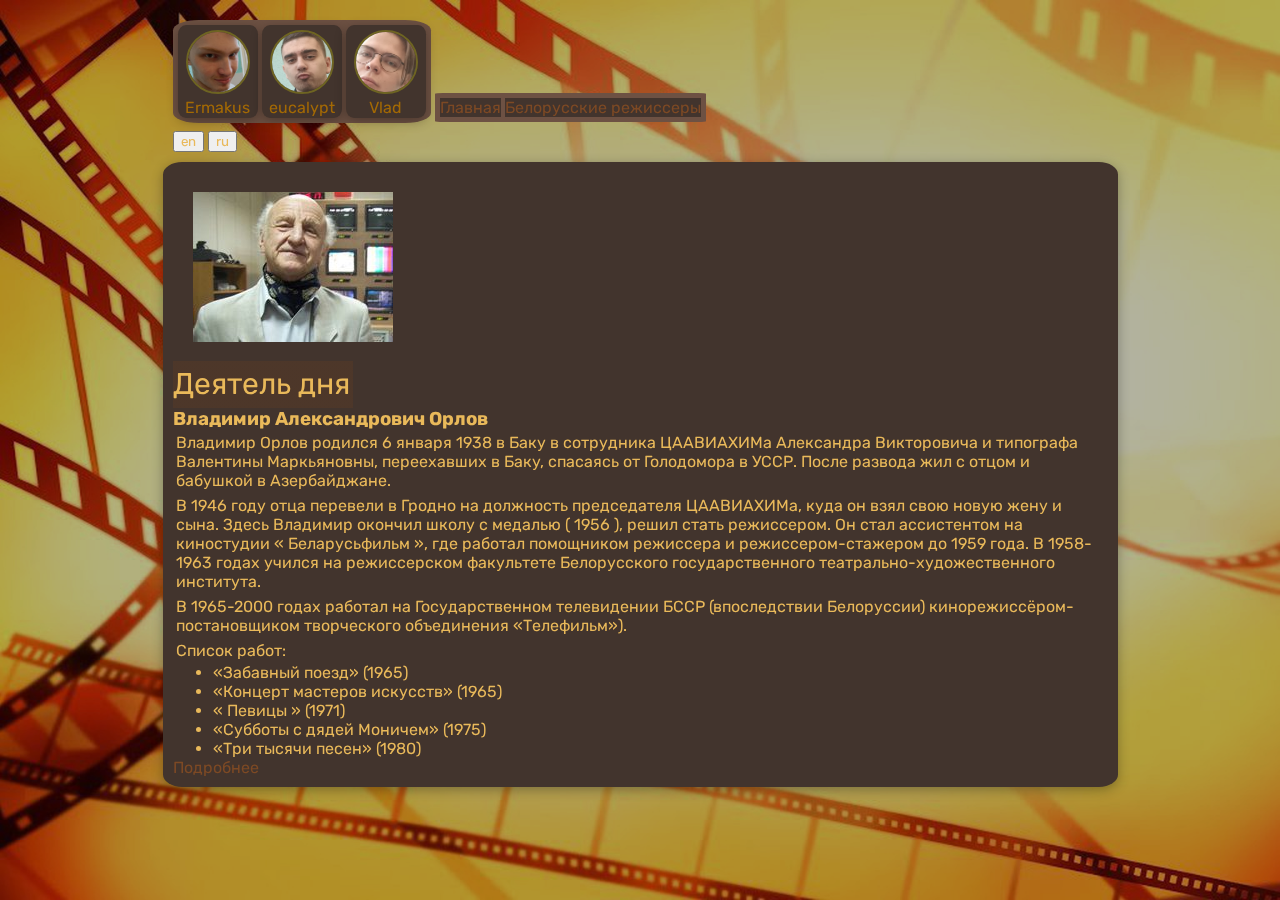
<file: index.html>
<!DOCTYPE html>
<html class="" lang="ru" dir="ltr">

<head>
    <meta charset="UTF-8" />
    <title>Directors of Belarus</title>
    <link rel="stylesheet" href="styles.css" />
    <link rel="preconnect" href="https://fonts.googleapis.com">
    <link rel="preconnect" href="https://fonts.gstatic.com">
    <link href="https://fonts.googleapis.com/css2?family=Rubik:wght@300;400&display=swap" rel="stylesheet">
    <script src="jquery.min.js" defer></script>
</head>

<body>
    <div class="page-background"></div>
    <div class="header">
        <div class="creators">
            <div class=CRIco>
                <img src=./lab2/Ermakus.png alt="Dima" idth="100%" height="60" alt="">
                <a href="https://github.com/ermakus655">Ermakus</a>
            </div>
            <div class=CRIco>
                <img src=./lab2/Nikita.jpg alt="Nikita" idth="100%" height="60" alt="">
                <a href="https://github.com/eucalypt63">eucalypt</a>
            </div>
            <div class=CRIco>
                <img src=./lab2/MatVlad.jpg alt="Vlad" idth="100%" height="60" alt="">
                <a href="https://github.com/VladMatushin">Vlad</a>
            </div>
        </div>
        <div class="HomePage">
            <div class="HomeContainer">
                <nav class="HomeNav">
                    <ul class="NavList">
                        <li class="ListItem">
                            <a href="index.html" class="lang" key="home">Главная</a>
                        </li>
                        <li class="ListItem">
                            <a href="ListOfDirectors.html" class="lang" key="directors">Белорусские режиссеры</a>
                        </li>
                    </ul>
                </nav>
            </div>
        </div>
    </div>
    <div class="translateCont">
        <li class="header-item-lang-en"><button id="en" class="translate">en</button></li>
        <li class="header-item-lang-ru"><button id="ru" class="translate">ru</button></li>
    </div>
    <div class="TodaysTop">
        <div class="TopImg">
            <img src=./lab2/Orlov.jpg alt="Orlov">
        </div>
        <div class="TopHeader">Деятель дня</div>
        <div class="TopText">
            <h3 class="lang" key="orlov">Владимир Александрович Орлов</h2>
                <p> Владимир Орлов родился 6 января 1938 в Баку в сотрудника ЦААВИАХИМа Александра Викторовича и
                    типографа
                    Валентины Маркьяновны, переехавших в Баку, спасаясь от Голодомора в УССР. После развода жил с отцом
                    и
                    бабушкой в ​​Азербайджане.</p>
                <p>В 1946 году отца перевели в Гродно на должность председателя ЦААВИАХИМа, куда он взял свою новую жену
                    и
                    сына. Здесь Владимир окончил школу с медалью ( 1956 ), решил стать режиссером. Он стал ассистентом
                    на
                    киностудии « Беларусьфильм », где работал помощником режиссера и режиссером-стажером до 1959 года. В
                    1958-1963 годах учился на режиссерском факультете Белорусского государственного
                    театрально-художественного института.</p>
                <p>В 1965-2000 годах работал на Государственном телевидении БССР (впоследствии Белоруссии)
                    кинорежиссёром-постановщиком творческого объединения «Телефильм»).</p>
                <p>Список работ:</p>
                <ul>
                    <li>«Забавный поезд» (1965)</li>
                    <li>«Концерт мастеров искусств» (1965)</li>
                    <li>« Певицы » (1971)</li>
                    <li>«Субботы с дядей Моничем» (1975)</li>
                    <li>«Три тысячи песен» (1980)</li>
                </ul>
                <a href="Orlov.html" class="lang" key="more">Подробнее</a>
        </div>

    </div>



</body>

</html>
</file>
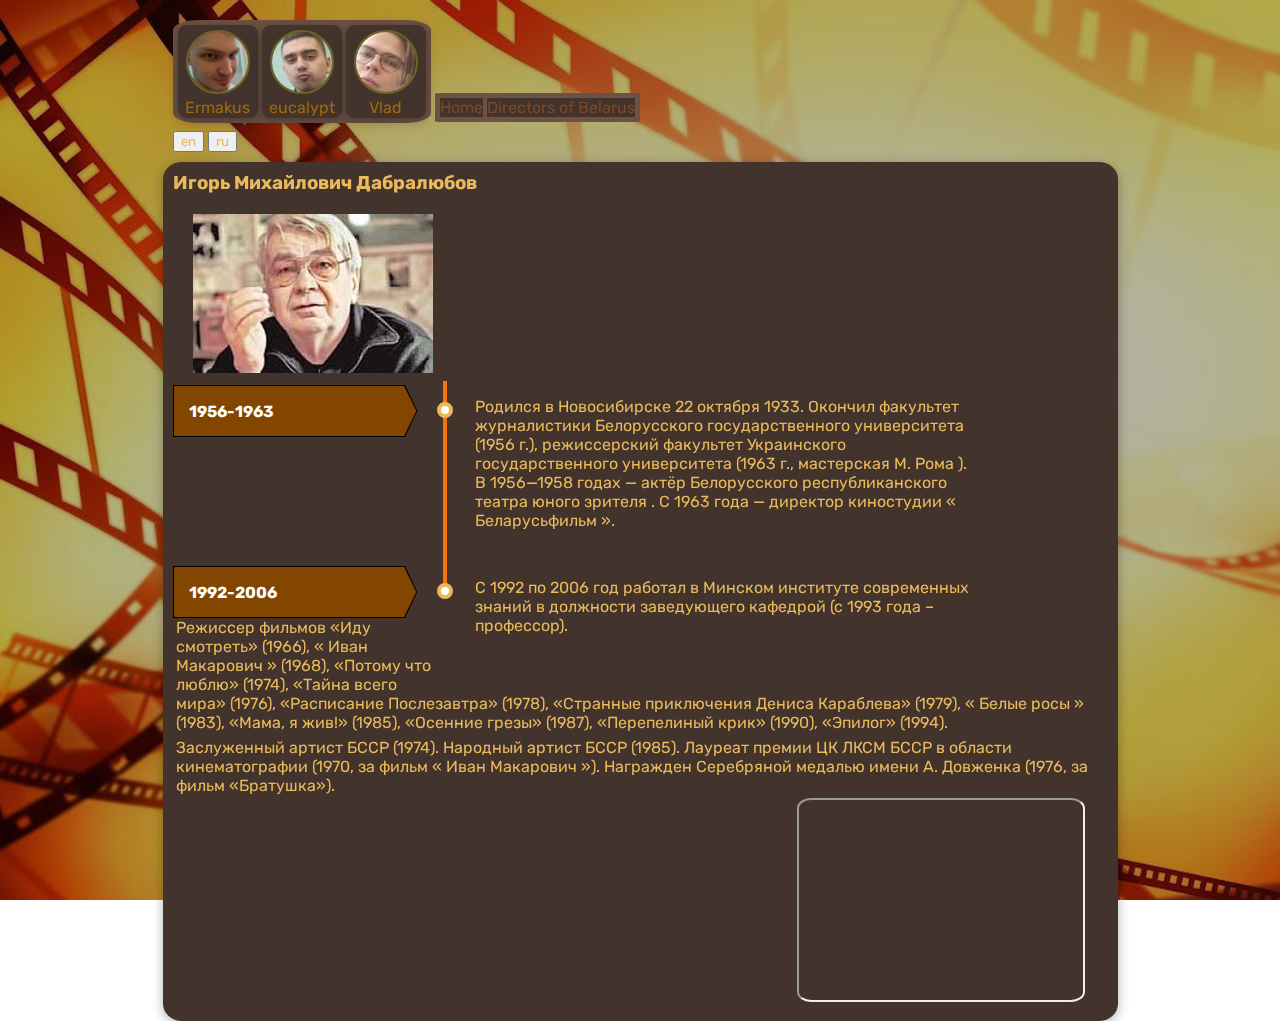
<file: Dabralubov.html>
<!DOCTYPE html>
<html class="" lang="ru" dir="ltr">

<head>
    <meta charset="UTF-8" />
    <link rel="stylesheet" href="styles.css" />
    <link rel="preconnect" href="https://fonts.googleapis.com">
    <link rel="preconnect" href="https://fonts.gstatic.com">
    <link href="https://fonts.googleapis.com/css2?family=Rubik:wght@300;400&display=swap" rel="stylesheet">
    <script src="jquery.min.js" defer></script>
</head>

<body>
    <div class="page-background"></div>
    <div class="header">
        <div class="creators">
            <div class=CRIco>
                <img src="./lab2/Ermakus.png" alt="Dima" idth="100%" height="60" alt="">
                <a href="https://github.com/ermakus655">Ermakus</a>
            </div>
            <div class=CRIco>
                <img src=./lab2/Nikita.jpg alt="Nikita" idth="100%" height="60" alt="">
                <a href="https://github.com/eucalypt63">eucalypt</a>
            </div>
            <div class=CRIco>
                <img src=./lab2/MatVlad.jpg alt="Vlad" idth="100%" height="60" alt="">
                <a href="https://github.com/VladMatushin">Vlad</a>
            </div>
        </div>
        <div class="HomePage">
            <div class="HomeContainer">
                <nav class="HomeNav">
                    <ul class="NavList">
                        <li class="ListItem">
                            <a href="index.html" class="lang" key="home">Home</a>
                        </li>
                        <li class="ListItem">
                            <!-- dodelat -->
                            <a href="ListOfDirectors.html" class="lang" key="directors">Directors of Belarus</a>
                        </li>
                    </ul>
                </nav>
            </div>
        </div>
    </div>
    <div class="translateCont">
        <li class="header-item-lang-en"><button id="en" class="translate">en</button></li>
        <li class="header-item-lang-ru"><button id="ru" class="translate">ru</button></li>
    </div>
    <div class="TodaysTop">
        <div class="TopText">
            <h3 class="lang" key="dabralubov">Игорь Михайлович Дабралюбов</h3>
            <div class="TopImg">
                <img src=./lab2/Dabralubov.jpg alt="Dabralubov">
            </div>

            <div class="timeline">
                <!-- 1956-1963 -->
                <div id="" class="begin">
                    <div class="parHeader">
                        <div class="bounce-in">
                            <span class="date">
                                <time class="datenum">1956-1963</time>
                            </span>
                        </div>
                    </div>
                    <div class="body">
                        <div class="body-container bounce-in">
                            <p>Родился в Новосибирске 22 октября 1933. Окончил факультет журналистики Белорусского
                                государственного
                                университета (1956 г.), режиссерский факультет Украинского государственного
                                университета (1963 г.,
                                мастерская М. Рома ). В 1956—1958 годах — актёр Белорусского республиканского театра
                                юного зрителя .
                                С 1963 года — директор киностудии « Беларусьфильм ».</p>
                        </div>
                    </div>
                </div>

                <!-- 1992-2006 -->
                <div id="" class="begin">
                    <div class="parHeader">
                        <div class="bounce-in">
                            <span class="date">
                                <time class="datenum">1992-2006</time>
                            </span>
                        </div>
                    </div>
                    <div class="body">
                        <div class="body-container bounce-in">
                            <p>С 1992 по 2006 год работал в Минском институте современных знаний в должности
                                заведующего кафедрой (с
                                1993 года – профессор).</p>
                        </div>
                    </div>
                </div>

            </div>
            <p>Режиссер фильмов «Иду смотреть» (1966), « Иван Макарович » (1968), «Потому что люблю» (1974), «Тайна
                всего мира» (1976), «Расписание Послезавтра» (1978), «Странные приключения Дениса Караблева» (1979),
                « Белые росы » (1983), «Мама, я жив!» (1985), «Осенние грезы» (1987), «Перепелиный крик» (1990),
                «Эпилог» (1994).
            </p>
            <p>Заслуженный артист БССР (1974). Народный артист БССР (1985). Лауреат премии ЦК ЛКСМ БССР в области
                кинематографии (1970, за фильм « Иван Макарович »). Награжден Серебряной медалью имени А. Довженка
                (1976, за фильм «Братушка»).</p>
            <aside>
                <iframe width="355" height="200" src="https://www.youtube.com/embed/h1bLCEKO6zY" class="Yout"
                    parHeader="YouTube video player" frameborder="0"
                    allow="accelerometer; autoplay; clipboard-write; encrypted-media; gyroscope; picture-in-picture"
                    allowfullscreen></iframe>
                <iframe width="284" height="200" class="Map"
                    src="https://maps.google.com/maps?width=100%25&amp;height=300&amp;hl=en&amp;q=Minsk+(Place)&amp;t=&amp;z=7&amp;ie=UTF8&amp;iwloc=B&amp;output=embed"></iframe>
            </aside>
        </div>

    </div>
</body>

</html>
</file>
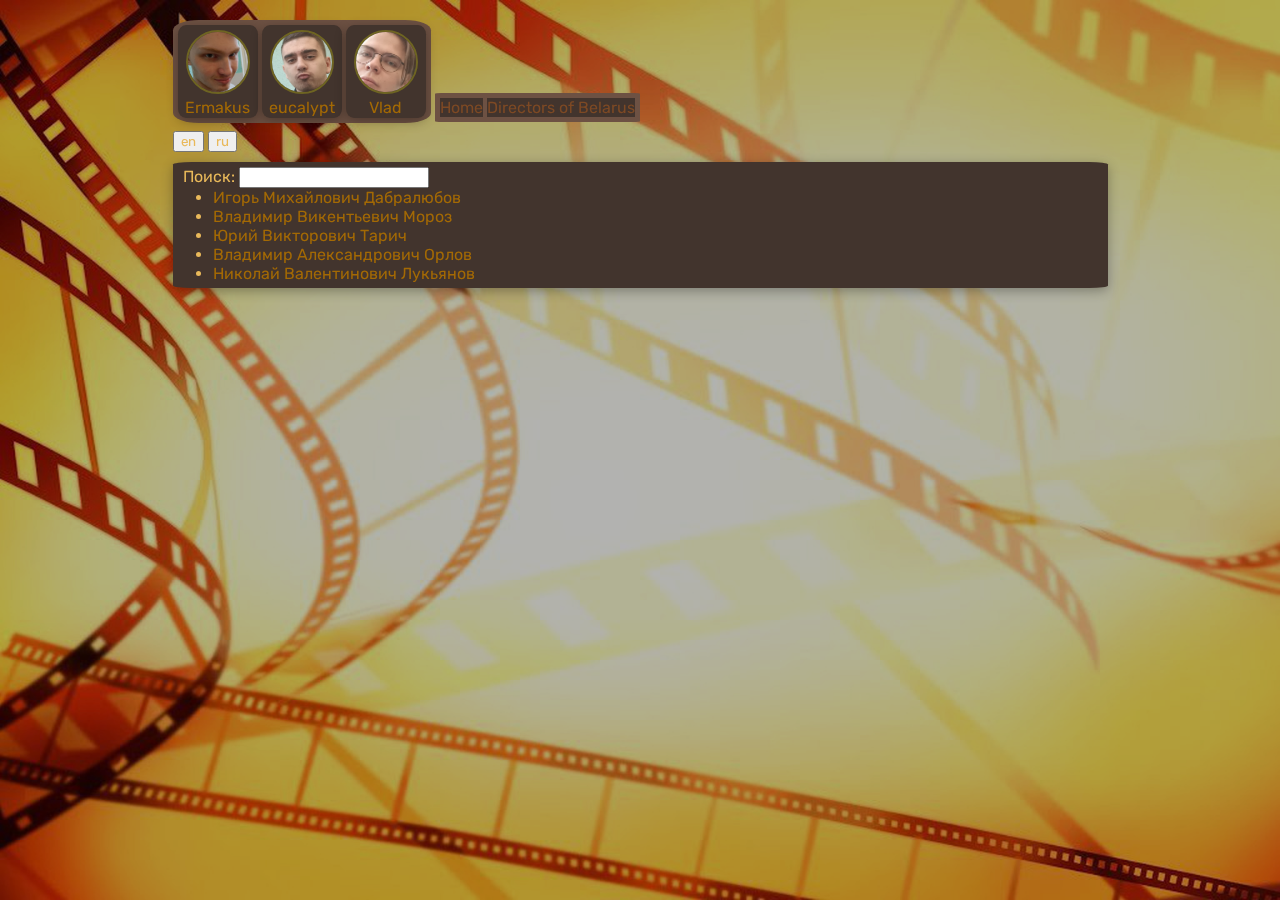
<file: ListOfDirectors.html>
<!DOCTYPE html>
<html class="" lang="ru" dir="ltr">

<head>
    <meta charset="UTF-8" />
    <title>Directors of Belarus</title>
    <link rel="stylesheet" href="styles.css" />
    <link rel="preconnect" href="https://fonts.googleapis.com">
    <link rel="preconnect" href="https://fonts.gstatic.com">
    <link href="https://fonts.googleapis.com/css2?family=Rubik:wght@300;400&display=swap" rel="stylesheet">

    <script src="live_search.js" defer></script>
    <script src="jquery.min.js" defer></script>
</head>

<body>
    <div class="page-background"></div>
    <div class="header">
        <div class="creators">
            <div class=CRIco>
                <img src=./lab2/Ermakus.png alt="Dima" idth="100%" height="60" alt="">
                <a href="https://github.com/ermakus655">Ermakus</a>
            </div>
            <div class=CRIco>
                <img src=./lab2/Nikita.jpg alt="Nikita" idth="100%" height="60" alt="">
                <a href="https://github.com/eucalypt63">eucalypt</a>
            </div>
            <div class=CRIco>
                <img src=./lab2/MatVlad.jpg alt="Vlad" idth="100%" height="60" alt="">
                <a href="https://github.com/VladMatushin">Vlad</a>
            </div>
        </div>
        <div class="HomePage">
            <div class="HomeContainer">
                <nav class="HomeNav">
                    <ul class="NavList">
                        <li class="ListItem">
                            <a href="index.html" class="lang" key="home">Home</a>
                        </li>
                        <li class="ListItem">
                            <!-- dodelat -->
                            <a href="#" class="lang" key="directors">Directors of Belarus</a>
                        </li>
                    </ul>
                </nav>
            </div>
        </div>
    </div>
    <div class="translateCont">
        <li class="header-item-lang-en"><button id="en" class="translate">en</button></li>
        <li class="header-item-lang-ru"><button id="ru" class="translate">ru</button></li>
    </div>
    <div class="list">
        <div class="Search">
            Поиск:
            <input type="text" id="elastic">
        </div>
        <ul class="elastic">
            <li><a href="Dabralubov.html" class="lang" key="dabralubov">Игорь Михайлович Дабралюбов</a></li>
            <li><a href="Moroz.html" class="lang" key="moroz">Владимир Викентьевич Мороз</a></li>
            <li><a href="Tarich.html" class="lang" key="tarich">Юрий Викторович Тарич</a></li>
            <li><a href="Orlov.html" class="lang" key="orlov">Владимир Александрович Орлов</a></li>
            <li><a href="Lukyanov.html" class="lang" key="lukyanov">Николай Валентинович Лукьянов</a></li>

        </ul>
    </div>

</body>

</html>
</file>
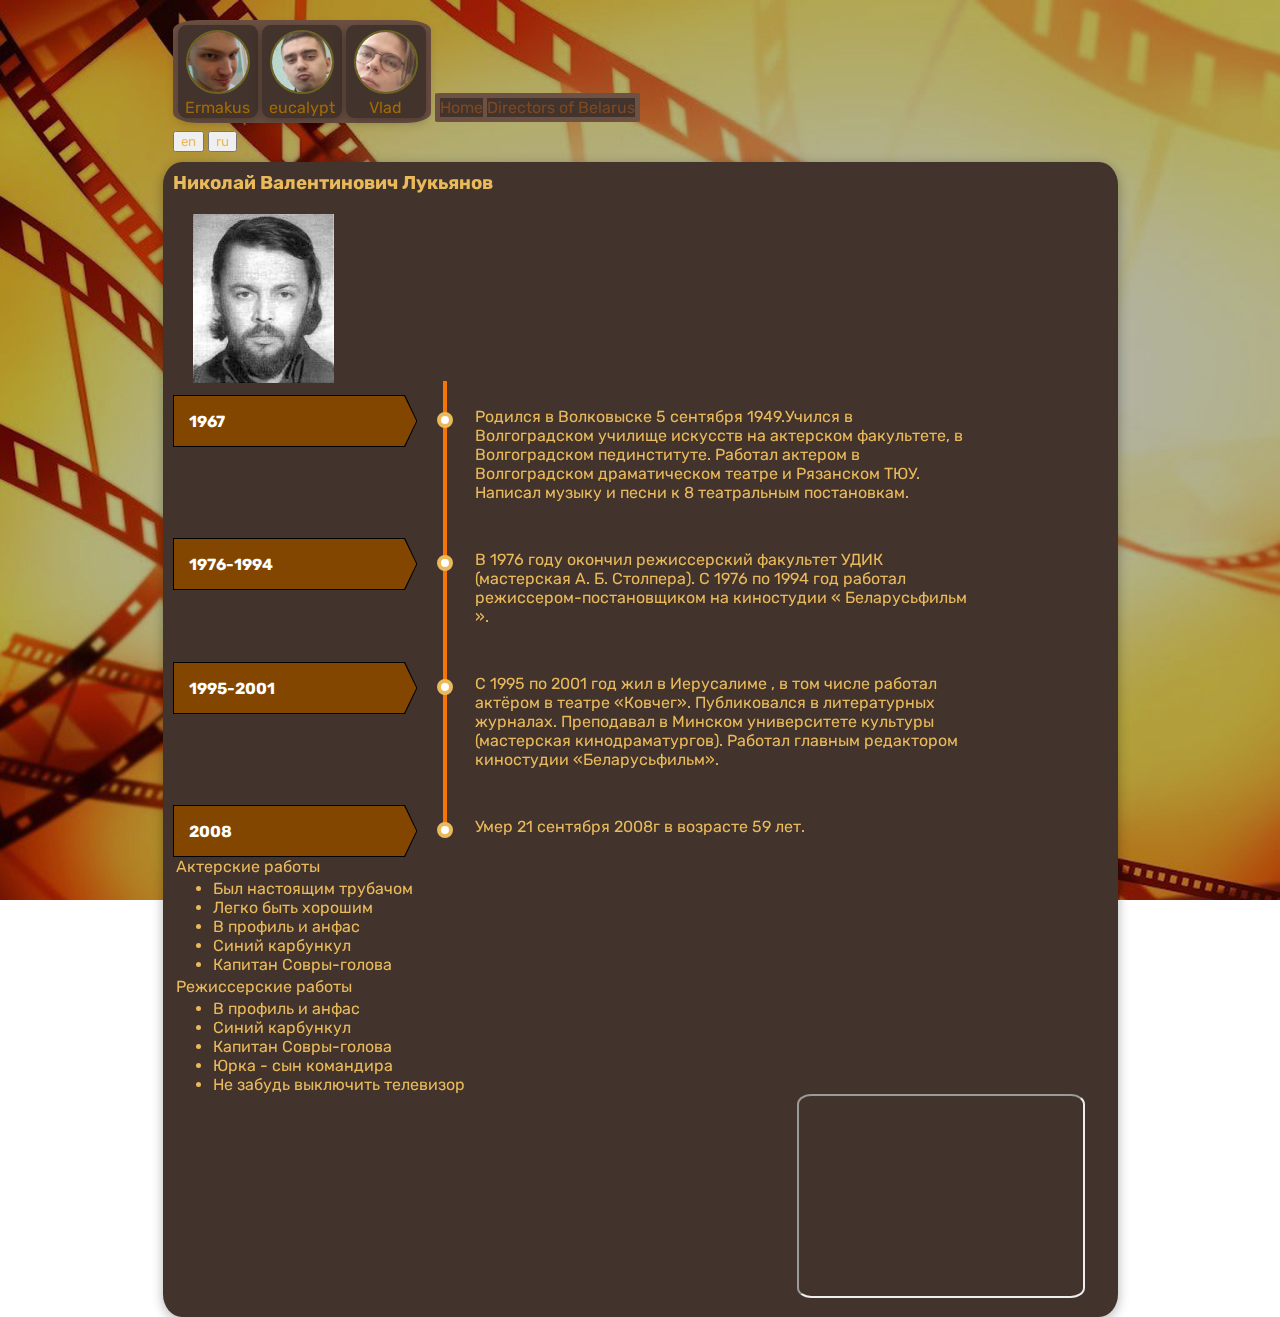
<file: Lukyanov.html>
<!DOCTYPE html>
<html class="" lang="ru" dir="ltr">

<head>
    <meta charset="UTF-8" />
    <link rel="stylesheet" href="styles.css" />
    <link rel="preconnect" href="https://fonts.googleapis.com">
    <link rel="preconnect" href="https://fonts.gstatic.com">
    <link href="https://fonts.googleapis.com/css2?family=Rubik:wght@300;400&display=swap" rel="stylesheet">
    <script src="jquery.min.js" defer></script>
</head>

<body>
    <div class="page-background"></div>
    <div class="header">
        <div class="creators">
            <div class=CRIco>
                <img src=./lab2/Ermakus.png alt="Dima" idth="100%" height="60" alt="">
                <a href="https://github.com/ermakus655">Ermakus</a>
            </div>
            <div class=CRIco>
                <img src=./lab2/Nikita.jpg alt="Nikita" idth="100%" height="60" alt="">
                <a href="https://github.com/eucalypt63">eucalypt</a>
            </div>
            <div class=CRIco>
                <img src=./lab2/MatVlad.jpg alt="Vlad" idth="100%" height="60" alt="">
                <a href="https://github.com/VladMatushin">Vlad</a>
            </div>
        </div>
        <div class="HomePage">
            <div class="HomeContainer">
                <nav class="HomeNav">
                    <ul class="NavList">
                        <li class="ListItem">
                            <a href="index.html" class="lang" key="home">Home</a>
                        </li>
                        <li class="ListItem">
                            <!-- dodelat -->
                            <a href="ListOfDirectors.html" class="lang" key="directors">Directors of Belarus</a>
                        </li>
                    </ul>
                </nav>
            </div>
        </div>
    </div>
    <div class="translateCont">
        <li class="header-item-lang-en"><button id="en" class="translate">en</button></li>
        <li class="header-item-lang-ru"><button id="ru" class="translate">ru</button></li>
    </div>
    <div class="TodaysTop">
        <h3 class="lang" key="lukyanov">Николай Валентинович Лукьянов</h3>
        <div class="TopImg">
            <img src=./lab2/Lukyanov.jpg alt="Lukyanov">
        </div>
        <div class="TopText">
            <div class="timeline">
                <!-- 1949 -->
                <div id="" class="begin">
                    <div class="parHeader">
                        <div class="bounce-in">
                            <span class="date">
                                <time class="datenum">1967</time>
                            </span>
                        </div>
                    </div>
                    <div class="body">
                        <div class="body-container bounce-in">
                            <p>Родился в Волковыске 5 сентября 1949.Учился в Волгоградском училище искусств на актерском
                                факультете,
                                в Волгоградском пединституте. Работал актером в Волгоградском драматическом театре и
                                Рязанском
                                ТЮУ.
                                Написал музыку и песни к 8 театральным постановкам.
                            </p>
                        </div>
                    </div>
                </div>
                <!-- 1976-1994 -->
                <div id="" class="begin">
                    <div class="parHeader">
                        <div class="bounce-in">
                            <span class="date">
                                <time class="datenum">1976-1994</time>
                            </span>
                        </div>
                    </div>
                    <div class="body">
                        <div class="body-container bounce-in">
                            <p>В 1976 году окончил режиссерский факультет УДИК (мастерская А. Б. Столпера). С 1976
                                по 1994 год
                                работал режиссером-постановщиком на киностудии « Беларусьфильм ».</p>
                        </div>
                    </div>
                </div>

                <!-- 1995-2001 -->
                <div id="" class="begin">
                    <div class="parHeader">
                        <div class="bounce-in">
                            <span class="date">
                                <time class="datenum">1995-2001</time>
                            </span>
                        </div>
                    </div>
                    <div class="body">
                        <div class="body-container bounce-in">
                            <p>С 1995 по 2001 год жил в Иерусалиме , в том числе работал актёром в театре «Ковчег».
                                Публиковался в
                                литературных журналах. Преподавал в Минском университете культуры (мастерская
                                кинодраматургов).
                                Работал главным редактором киностудии «Беларусьфильм».
                            </p>
                        </div>
                    </div>
                </div>
                <!-- 2008 -->
                <div id="" class="begin">
                    <div class="parHeader">
                        <div class="bounce-in">
                            <span class="date">
                                <time class="datenum">2008</time>
                            </span>
                        </div>
                    </div>
                    <div class="body">
                        <div class="body-container bounce-in">
                            <p>Умер 21 сентября 2008г в возрасте 59 лет.</p>
                        </div>
                    </div>
                </div>

            </div>
            <p>Актерские работы</p>
            <ul>
                <li>Был настоящим трубачом</li>
                <li>Легко быть хорошим</li>
                <li>В профиль и анфас</li>
                <li>Синий карбункул</li>
                <li>Капитан Совры-голова</li>
            </ul>
            <p>Режиссерские работы</p>

            <ul>
                <li>В профиль и анфас</li>
                <li>Синий карбункул</li>
                <li>Капитан Совры-голова</li>
                <li>Юрка - сын командира </li>
                <li>Не забудь выключить телевизор</li>
            </ul>
            <aside>
                <iframe width="355" height="200" src="https://www.youtube.com/embed/eQLoKwtymtk" class="Yout"
                    parHeader="YouTube video player" frameborder="0"
                    allow="accelerometer; autoplay; clipboard-write; encrypted-media; gyroscope; picture-in-picture"
                    allowfullscreen></iframe>
                <iframe width="284" height="200" class="Map"
                    src="https://maps.google.com/maps?width=100%25&amp;height=300&amp;hl=en&amp;q=Minsk+(Place)&amp;t=&amp;z=7&amp;ie=UTF8&amp;iwloc=B&amp;output=embed"></iframe>
            </aside>
        </div>

    </div>
</body>

</html>
</file>
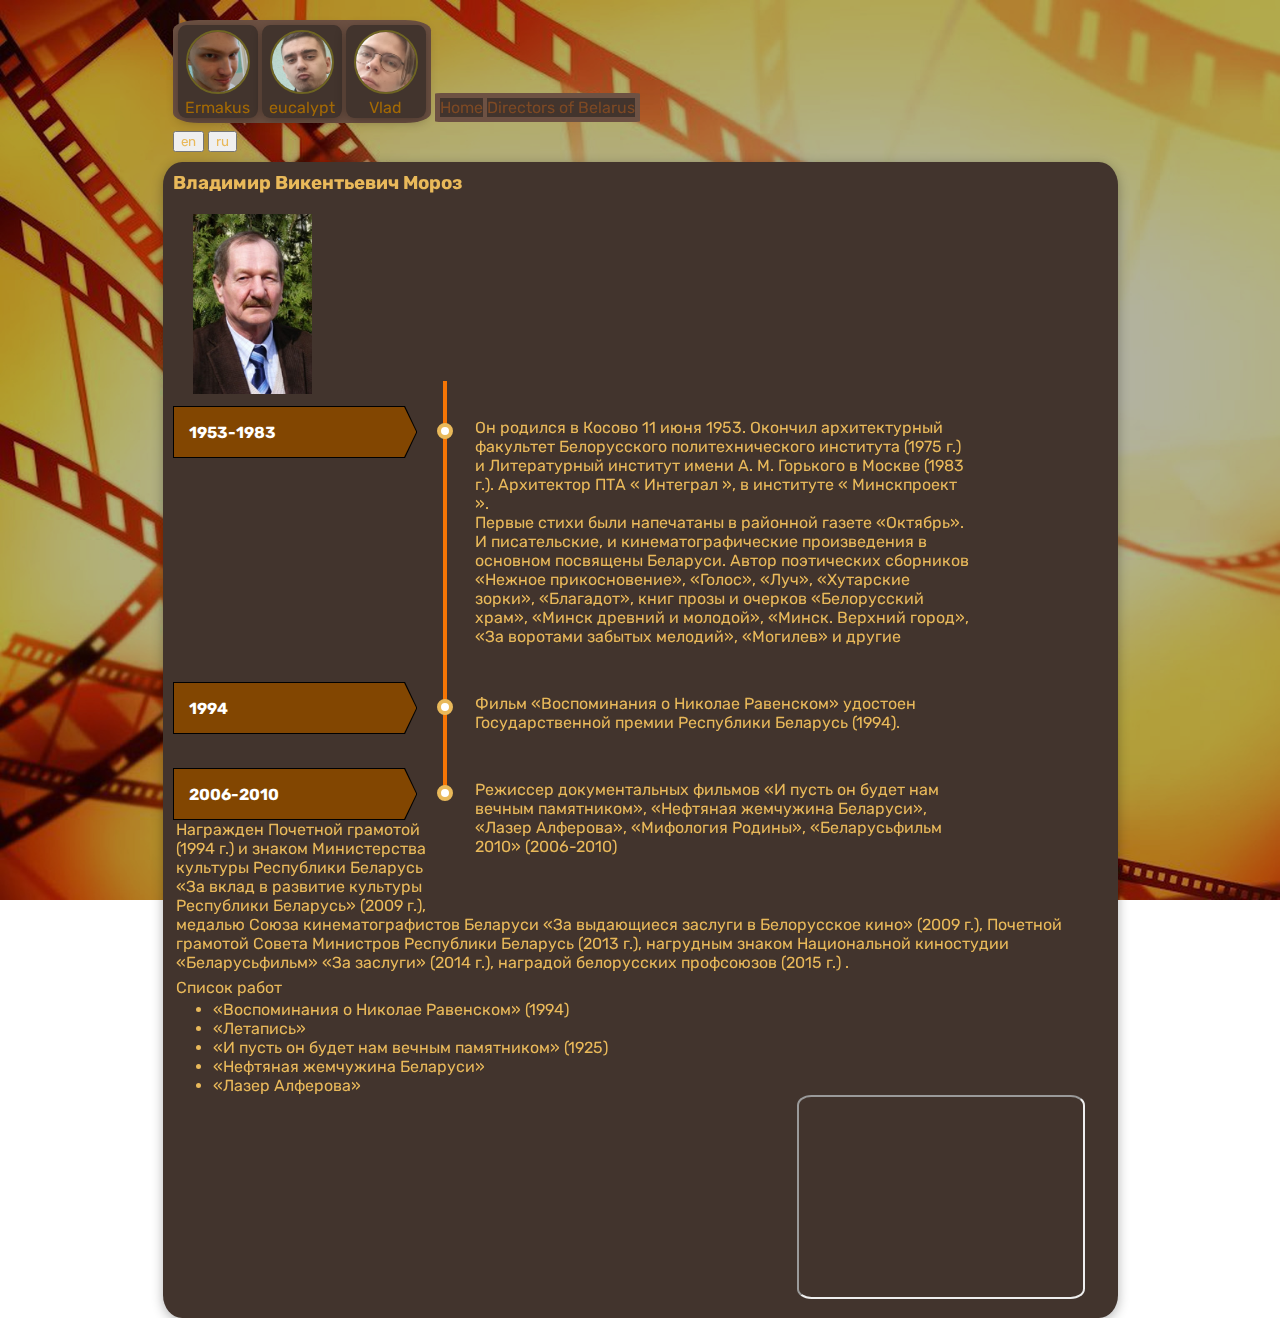
<file: Moroz.html>
<!DOCTYPE html>
<html class="" lang="ru" dir="ltr">

<head>
    <meta charset="UTF-8" />
    <link rel="stylesheet" href="styles.css" />
    <link rel="preconnect" href="https://fonts.googleapis.com">
    <link rel="preconnect" href="https://fonts.gstatic.com">
    <link href="https://fonts.googleapis.com/css2?family=Rubik:wght@300;400&display=swap" rel="stylesheet">
    <script src="jquery.min.js" defer></script>
</head>

<body>
    <div class="page-background"></div>
    <div class="header">
        <div class="creators">
            <div class=CRIco>
                <img src=./lab2/Ermakus.png alt="Dima" idth="100%" height="60" alt="">
                <a href="https://github.com/ermakus655">Ermakus</a>
            </div>
            <div class=CRIco>
                <img src=./lab2/Nikita.jpg alt="Nikita" idth="100%" height="60" alt="">
                <a href="https://github.com/eucalypt63">eucalypt</a>
            </div>
            <div class=CRIco>
                <img src=./lab2/MatVlad.jpg alt="Vlad" idth="100%" height="60" alt="">
                <a href="https://github.com/VladMatushin">Vlad</a>
            </div>
        </div>
        <div class="HomePage">
            <div class="HomeContainer">
                <nav class="HomeNav">
                    <ul class="NavList">
                        <li class="ListItem">
                            <a href="index.html" class="lang" key="home">Home</a>
                        </li>
                        <li class="ListItem">
                            <!-- dodelat -->
                            <a href="ListOfDirectors.html" class="lang" key="directors">Directors of Belarus</a>
                        </li>
                    </ul>
                </nav>
            </div>
        </div>
    </div>
    <div class="translateCont">
        <li class="header-item-lang-en"><button id="en" class="translate">en</button></li>
        <li class="header-item-lang-ru"><button id="ru" class="translate">ru</button></li>
    </div>
    <div class="TodaysTop">
        <div class="TopText">
            <h3 class="lang" key="moroz">Владимир Викентьевич Мороз</h3>
            <div class="TopImg">
                <img src=./lab2/Moroz.jpg alt="Moroz" height="60%" width="60%">
            </div>
            <!-- 1953-1983 -->
            <div class="timeline">
                <div id="" class="begin">
                    <div class="parHeader">
                        <div class="bounce-in">
                            <span class="date">
                                <time class="datenum">1953-1983</time>
                            </span>
                        </div>
                    </div>
                    <div class="body">
                        <div class="body-container bounce-in">
                            <p> Он родился в Косово 11 июня 1953. Окончил архитектурный факультет Белорусского
                                политехнического
                                института (1975 г.) и Литературный институт имени А. М. Горького в Москве (1983 г.).
                                Архитектор ПТА
                                « Интеграл », в институте « Минскпроект ».</p>
                            <!-- none -->
                            <p>Первые стихи были напечатаны в районной газете «Октябрь». И писательские, и
                                кинематографические
                                произведения в основном посвящены Беларуси. Автор поэтических сборников «Нежное
                                прикосновение»,
                                «Голос», «Луч», «Хутарские зорки», «Благадот», книг прозы и очерков «Белорусский храм»,
                                «Минск
                                древний и молодой», «Минск. Верхний город», «За воротами забытых мелодий», «Могилев» и
                                другие
                            </p>
                        </div>
                    </div>
                </div>


                <!-- 1994 -->
                <div id="" class="begin">
                    <div class="parHeader">
                        <div class="bounce-in">
                            <span class="date">
                                <time class="datenum">1994</time>
                            </span>
                        </div>
                    </div>
                    <div class="body">
                        <div class="body-container bounce-in">
                            <p>Фильм «Воспоминания о Николае Равенском» удостоен Государственной премии Республики
                                Беларусь (1994).
                        </div>
                    </div>
                </div>

                </p>
                <!-- 2006-2010 -->
                <div id="" class="begin">
                    <div class="parHeader">
                        <div class="bounce-in">
                            <span class="date">
                                <time class="datenum">2006-2010</time>
                            </span>
                        </div>
                    </div>
                    <div class="body">
                        <div class="body-container bounce-in">
                            <p>
                                Режиссер документальных фильмов «И пусть он будет нам вечным памятником», «Нефтяная
                                жемчужина
                                Беларуси», «Лазер Алферова», «Мифология Родины», «Беларусьфильм 2010» (2006-2010)
                            </p>
                        </div>
                    </div>
                </div>
            </div>

            <p>Награжден Почетной грамотой (1994 г.) и знаком Министерства культуры Республики Беларусь «За
                вклад в
                развитие культуры Республики Беларусь» (2009 г.), медалью Союза кинематографистов Беларуси «За
                выдающиеся заслуги в Белорусское кино» (2009 г.), Почетной грамотой Совета Министров Республики
                Беларусь (2013 г.), нагрудным знаком Национальной киностудии «Беларусьфильм» «За заслуги» (2014
                г.),
                наградой белорусских профсоюзов (2015 г.) .</p>
            <p>Список работ</p>

            <ul>
                <li>«Воспоминания о Николае Равенском» (1994)</li>
                <li>«Летапись»</li>
                <li> «И пусть он будет нам вечным памятником» (1925)</li>
                <li>«Нефтяная жемчужина Беларуси»</li>
                <li>«Лазер Алферова»</li>
            </ul>
            <aside>
                <iframe width="355" height="200" src="https://www.youtube.com/embed/P4uG7nIFBdo" class="Yout"
                    parHeader="YouTube video player" frameborder="0"
                    allow="accelerometer; autoplay; clipboard-write; encrypted-media; gyroscope; picture-in-picture"
                    allowfullscreen></iframe>
                <iframe width="284" height="200" class="Map"
                    src="https://maps.google.com/maps?width=100%25&amp;height=300&amp;hl=en&amp;q=Minsk+(Place)&amp;t=&amp;z=7&amp;ie=UTF8&amp;iwloc=B&amp;output=embed"></iframe>
            </aside>
        </div>

    </div>
</body>

</html>
</file>
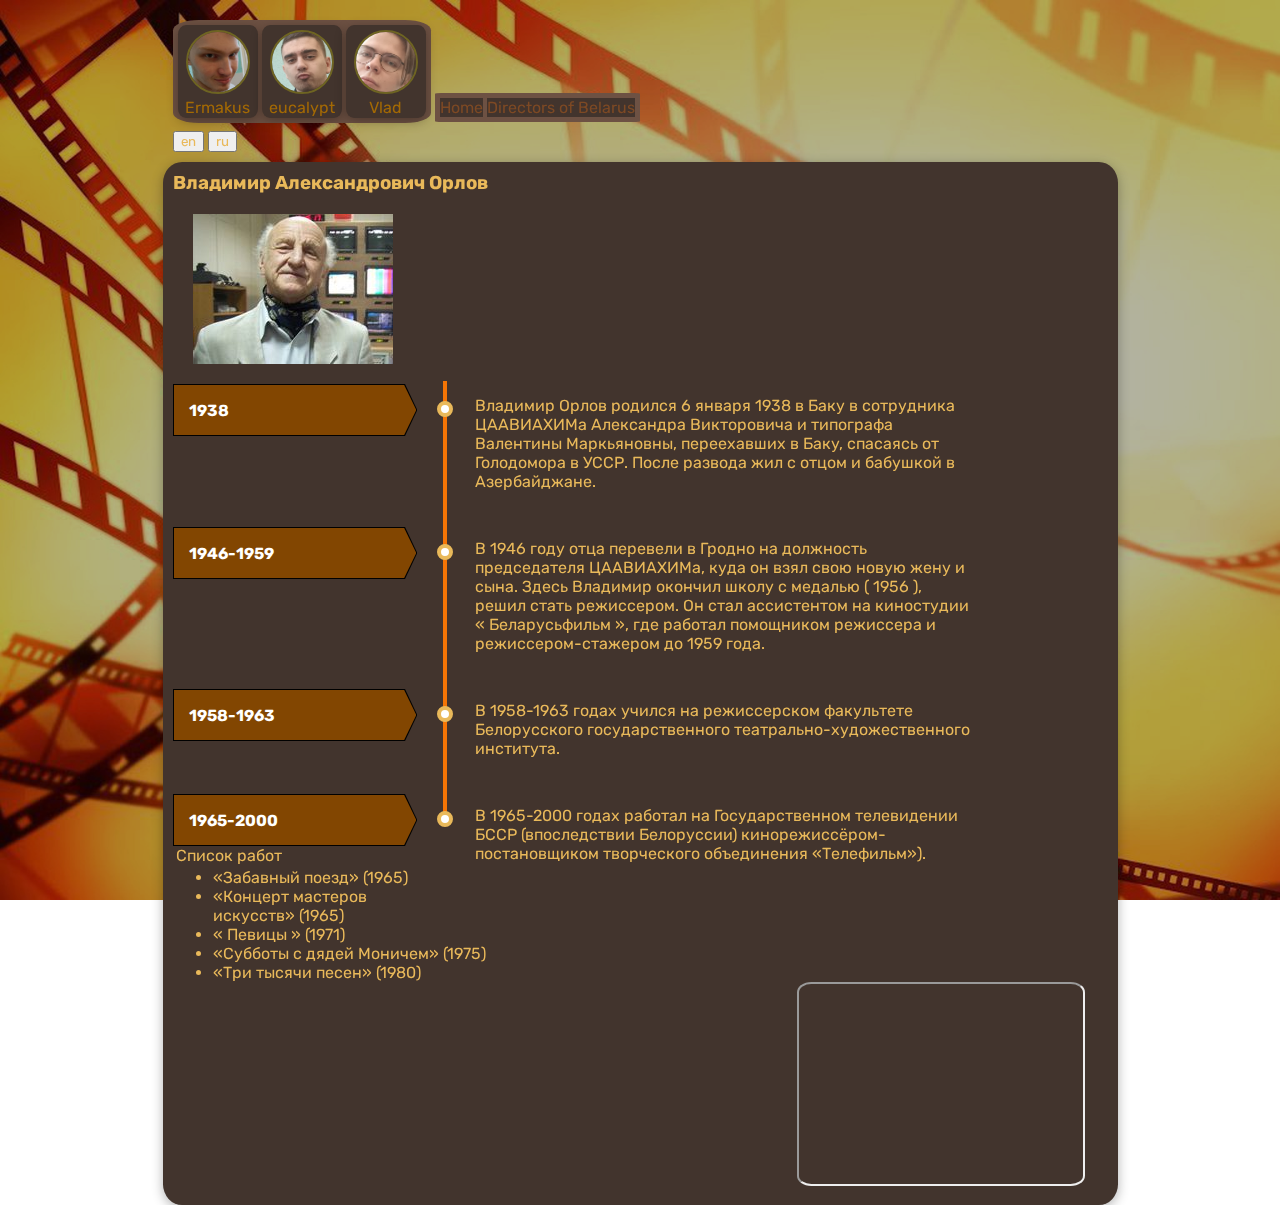
<file: Orlov.html>
<!DOCTYPE html>
<html class="" lang="ru" dir="ltr">

<head>
    <meta charset="UTF-8" />
    <link rel="stylesheet" href="styles.css" />
    <link rel="preconnect" href="https://fonts.googleapis.com">
    <link rel="preconnect" href="https://fonts.gstatic.com">
    <link href="https://fonts.googleapis.com/css2?family=Rubik:wght@300;400&display=swap" rel="stylesheet">
    <script src="jquery.min.js" defer></script>
</head>

<body>
    <div class="page-background"></div>
    <div class="header">
        <div class="creators">
            <div class=CRIco>
                <img src=./lab2/Ermakus.png alt="Dima" idth="100%" height="60" alt="">
                <a href="https://github.com/ermakus655">Ermakus</a>
            </div>
            <div class=CRIco>
                <img src=./lab2/Nikita.jpg alt="Nikita" idth="100%" height="60" alt="">
                <a href="https://github.com/eucalypt63">eucalypt</a>
            </div>
            <div class=CRIco>
                <img src=./lab2/MatVlad.jpg alt="Vlad" idth="100%" height="60" alt="">
                <a href="https://github.com/VladMatushin">Vlad</a>
            </div>
        </div>
        <div class="HomePage">
            <div class="HomeContainer">
                <nav class="HomeNav">
                    <ul class="NavList">
                        <li class="ListItem">
                            <a href="index.html" class="lang" key="home">Home</a>
                        </li>
                        <li class="ListItem">
                            <!-- dodelat -->
                            <a href="ListOfDirectors.html" class="lang" key="directors">Directors of Belarus</a>
                        </li>
                    </ul>
                </nav>
            </div>
        </div>
    </div>
    <div class="translateCont">
        <li class="header-item-lang-en"><button id="en" class="translate">en</button></li>
        <li class="header-item-lang-ru"><button id="ru" class="translate">ru</button></li>
    </div>
    <div class="TodaysTop">
        <h3 class="lang" key="orlov">Владимир Александрович Орлов</h3>
        <div class="TopImg">
            <img src=./lab2/Orlov.jpg alt="Orlov">
        </div>
        <div class="TopText">
            <!-- 1938 -->
            <div class="timeline">
                <div id="" class="begin">
                    <div class="parHeader">
                        <div class="bounce-in">
                            <span class="date">
                                <time class="datenum">1938</time>
                            </span>
                        </div>
                    </div>
                    <div class="body">
                        <div class="body-container bounce-in">
                            <p> Владимир Орлов родился 6 января 1938 в Баку в сотрудника ЦААВИАХИМа Александра
                                Викторовича и
                                типографа
                                Валентины Маркьяновны, переехавших в Баку, спасаясь от Голодомора в УССР. После
                                развода жил с
                                отцом
                                и
                                бабушкой в ​​Азербайджане.</p>
                        </div>
                    </div>
                </div>

                <!-- 1946-1959 -->
                <div id="" class="begin">
                    <div class="parHeader">
                        <div class="bounce-in">
                            <span class="date">
                                <time class="datenum">1946-1959</time>
                            </span>
                        </div>
                    </div>
                    <div class="body">
                        <div class="body-container bounce-in">
                            <p>В 1946 году отца перевели в Гродно на должность председателя ЦААВИАХИМа, куда он взял
                                свою новую
                                жену
                                и
                                сына. Здесь Владимир окончил школу с медалью ( 1956 ), решил стать режиссером. Он
                                стал
                                ассистентом
                                на
                                киностудии « Беларусьфильм », где работал помощником режиссера и режиссером-стажером
                                до 1959
                                года.
                            </p>
                        </div>
                    </div>
                </div>

                <!-- 1958-1963 -->
                <div id="" class="begin">
                    <div class="parHeader">
                        <div class="bounce-in">
                            <span class="date">
                                <time class="datenum">1958-1963</time>
                            </span>
                        </div>
                    </div>
                    <div class="body">
                        <div class="body-container bounce-in">
                            <p>
                                В 1958-1963 годах учился на режиссерском факультете Белорусского государственного
                                театрально-художественного института.</p>
                        </div>
                    </div>
                </div>

                <!-- 1965-2000 -->
                <div id="" class="begin">
                    <div class="parHeader">
                        <div class="bounce-in">
                            <span class="date">
                                <time class="datenum">1965-2000</time>
                            </span>
                        </div>
                    </div>
                    <div class="body">
                        <div class="body-container bounce-in">
                            <p>В 1965-2000 годах работал на Государственном телевидении БССР (впоследствии
                                Белоруссии)
                                кинорежиссёром-постановщиком творческого объединения «Телефильм»).</p>
                        </div>
                    </div>
                </div>

            </div>
            <p>Список работ</p>
            <ul>
                <li>«Забавный поезд» (1965)</li>
                <li>«Концерт мастеров искусств» (1965)</li>
                <li>« Певицы » (1971)</li>
                <li>«Субботы с дядей Моничем» (1975)</li>
                <li>«Три тысячи песен» (1980)</li>
            </ul>
            <aside>
                <iframe width="355" height="200" src="https://www.youtube.com/embed/bW6aBmFZOVk" class="Yout"
                    parHeader="YouTube video player" frameborder="0"
                    allow="accelerometer; autoplay; clipboard-write; encrypted-media; gyroscope; picture-in-picture"
                    allowfullscreen></iframe>
                <iframe width="284" height="200" class="Map"
                    src="https://maps.google.com/maps?width=100%25&amp;height=300&amp;hl=en&amp;q=Minsk+(Place)&amp;t=&amp;z=7&amp;ie=UTF8&amp;iwloc=B&amp;output=embed"></iframe>
            </aside>
        </div>

    </div>
</body>

</html>
</file>
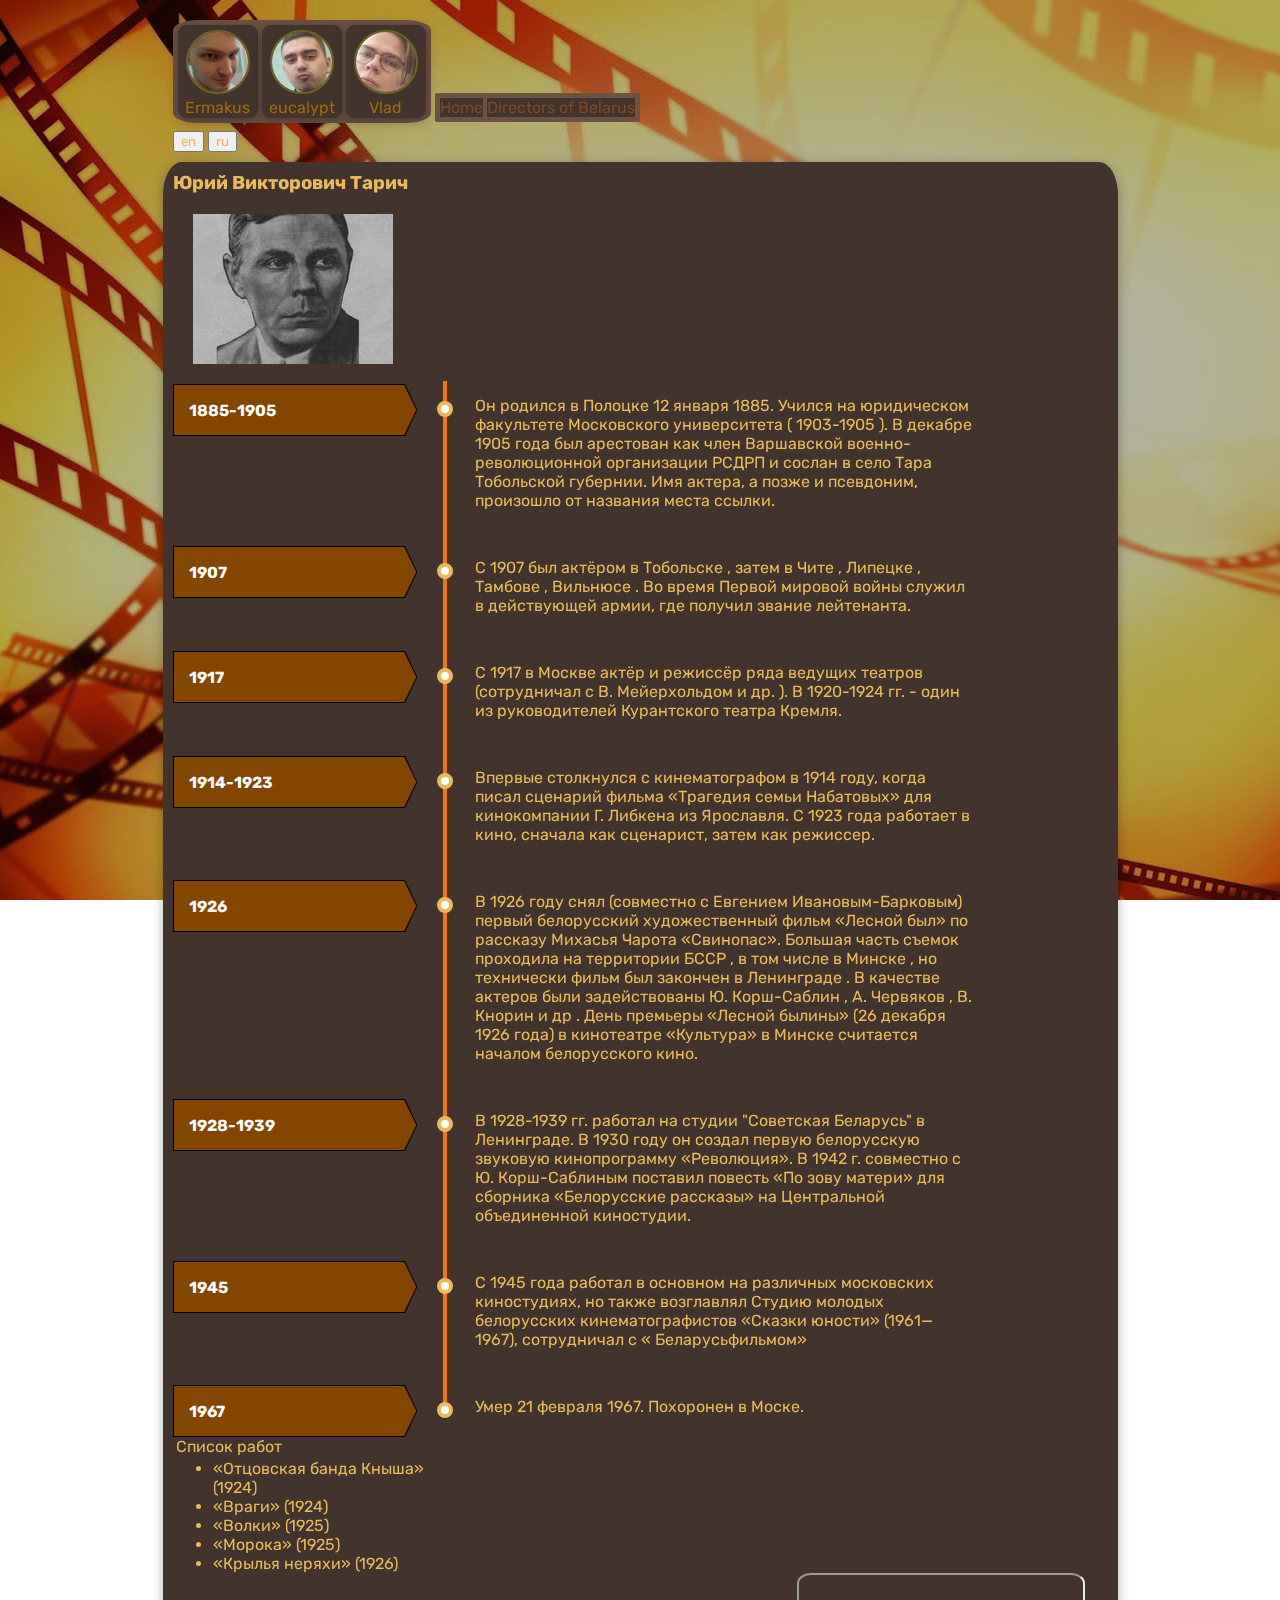
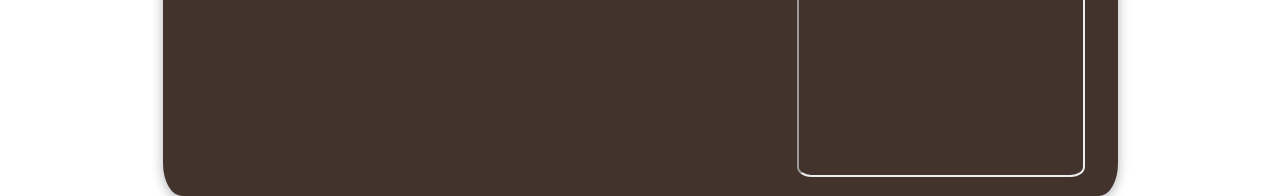
<file: Tarich.html>
<!DOCTYPE html>
<html class="" lang="ru" dir="ltr">

<head>
    <meta charset="UTF-8" />
    <link rel="stylesheet" href="styles.css" />
    <link rel="preconnect" href="https://fonts.googleapis.com">
    <link rel="preconnect" href="https://fonts.gstatic.com">
    <link href="https://fonts.googleapis.com/css2?family=Rubik:wght@300;400&display=swap" rel="stylesheet">
    <script src="jquery.min.js" defer></script>
</head>

<body>
    <div class="page-background"></div>
    <div class="header">
        <div class="creators">
            <div class=CRIco>
                <img src=./lab2/Ermakus.png alt="Dima" idth="100%" height="60" alt="">
                <a href="https://github.com/ermakus655">Ermakus</a>
            </div>
            <div class=CRIco>
                <img src=./lab2/Nikita.jpg alt="Nikita" idth="100%" height="60" alt="">
                <a href="https://github.com/eucalypt63">eucalypt</a>
            </div>
            <div class=CRIco>
                <img src=./lab2/MatVlad.jpg alt="Vlad" idth="100%" height="60" alt="">
                <a href="https://github.com/VladMatushin">Vlad</a>
            </div>
        </div>
        <div class="HomePage">
            <div class="HomeContainer">
                <nav class="HomeNav">
                    <ul class="NavList">
                        <li class="ListItem">
                            <a href="index.html" class="lang" key="home">Home</a>
                        </li>
                        <li class="ListItem">
                            <!-- dodelat -->
                            <a href="ListOfDirectors.html" class="lang" key="directors">Directors of Belarus</a>
                        </li>
                    </ul>
                </nav>
            </div>
        </div>
    </div>
    <div class="translateCont">
        <li class="header-item-lang-en"><button id="en" class="translate">en</button></li>
        <li class="header-item-lang-ru"><button id="ru" class="translate">ru</button></li>
    </div>
    <div class="TodaysTop">
        <h3 class="lang" key="tarich">Юрий Викторович Тарич</h3>
        <div class="TopImg">
            <img src=./lab2/Tarich.jpg alt="Tarich">
        </div>
        <div class="TopText">
            <!-- 1885-1905 -->
            <div class="timeline">
                <div id="" class="begin">
                    <div class="parHeader">
                        <div class="bounce-in">
                            <span class="date">
                                <time class="datenum">1885-1905</time>
                            </span>
                        </div>
                    </div>
                    <div class="body">
                        <div class="body-container bounce-in">
                            <p> Он родился в Полоцке 12 января 1885. Учился на юридическом факультете Московского
                                университета (
                                1903-1905 ).
                                В декабре 1905 года был арестован как член Варшавской военно-революционной организации
                                РСДРП и
                                сослан в село Тара Тобольской губернии. Имя актера, а позже и псевдоним, произошло от
                                названия
                                места
                                ссылки.</p>
                        </div>
                    </div>
                </div>
                <!-- 1907 -->
                <div id="" class="begin">
                    <div class="parHeader">
                        <div class="bounce-in">
                            <span class="date">
                                <time class="datenum">1907</time>
                            </span>
                        </div>
                    </div>
                    <div class="body">
                        <div class="body-container bounce-in">
                            <p>С 1907 был актёром в Тобольске , затем в Чите , Липецке , Тамбове , Вильнюсе . Во время
                                Первой
                                мировой войны служил в действующей армии, где получил звание лейтенанта.
                            </p>
                        </div>
                    </div>
                </div>

                <!-- 1917 -->
                <div id="" class="begin">
                    <div class="parHeader">
                        <div class="bounce-in">
                            <span class="date">
                                <time class="datenum">1917</time>
                            </span>
                        </div>
                    </div>
                    <div class="body">
                        <div class="body-container bounce-in">
                            С 1917 в Москве актёр и режиссёр ряда ведущих театров (сотрудничал с В. Мейерхольдом и др.
                            ). В
                            1920-1924 гг. - один из руководителей Курантского театра Кремля.</p>
                        </div>
                    </div>
                </div>
                <p>

                    <!-- 1914-1923 -->
                <div id="" class="begin">
                    <div class="parHeader">
                        <div class="bounce-in">
                            <span class="date">
                                <time class="datenum">1914-1923</time>
                            </span>
                        </div>
                    </div>
                    <div class="body">
                        <div class="body-container bounce-in">
                            <p>Впервые столкнулся с кинематографом в 1914 году, когда писал сценарий фильма «Трагедия
                                семьи
                                Набатовых» для кинокомпании Г. Либкена из Ярославля. С 1923 года работает в кино,
                                сначала как
                                сценарист, затем как режиссер.</p>
                        </div>
                    </div>
                </div>

                <!-- 1926 -->
                <div id="" class="begin">
                    <div class="parHeader">
                        <div class="bounce-in">
                            <span class="date">
                                <time class="datenum">1926</time>
                            </span>
                        </div>
                    </div>
                    <div class="body">
                        <div class="body-container bounce-in">
                            <p>В 1926 году снял (совместно с Евгением Ивановым-Барковым) первый белорусский
                                художественный фильм
                                «Лесной был» по рассказу Михасья Чарота «Свинопас». Большая часть съемок проходила на
                                территории
                                БССР , в том числе в Минске , но технически фильм был закончен в Ленинграде . В качестве
                                актеров
                                были задействованы Ю. Корш-Саблин , А. Червяков , В. Кнорин и др . День премьеры «Лесной
                                былины»
                                (26
                                декабря 1926 года) в кинотеатре «Культура» в Минске считается началом белорусского кино.
                            </p>
                        </div>
                    </div>
                </div>

                <!-- 1928-1939 -->
                <div id="" class="begin">
                    <div class="parHeader">
                        <div class="bounce-in">
                            <span class="date">
                                <time class="datenum">1928-1939</time>
                            </span>
                        </div>
                    </div>
                    <div class="body">
                        <div class="body-container bounce-in">
                            <p>
                                В 1928-1939 гг. работал на студии "Советская Беларусь" в Ленинграде. В 1930 году он
                                создал
                                первую
                                белорусскую звуковую кинопрограмму «Революция». В 1942 г. совместно с Ю. Корш-Саблиным
                                поставил
                                повесть «По зову матери» для сборника «Белорусские рассказы» на Центральной объединенной
                                киностудии.
                            </p>
                        </div>
                    </div>
                </div>

                <!-- 1945 -->
                <div id="" class="begin">
                    <div class="parHeader">
                        <div class="bounce-in">
                            <span class="date">
                                <time class="datenum">1945</time>
                            </span>
                        </div>
                    </div>
                    <div class="body">
                        <div class="body-container bounce-in">
                            <p>С 1945 года работал в основном на различных московских киностудиях, но также возглавлял
                                Студию
                                молодых белорусских кинематографистов «Сказки юности» (1961—1967), сотрудничал с «
                                Беларусьфильмом»
                            </p>
                        </div>
                    </div>
                </div>

                <!-- 1967 -->
                <div id="" class="begin">
                    <div class="parHeader">
                        <div class="bounce-in">
                            <span class="date">
                                <time class="datenum">1967</time>
                            </span>
                        </div>
                    </div>
                    <div class="body">
                        <div class="body-container bounce-in">
                            <p>Умер 21 февраля 1967. Похоронен в Моске.</p>
                        </div>
                    </div>
                </div>
            </div>
            <p>Список работ</p>
            <ul>
                <li>«Отцовская банда Кныша» (1924)</li>
                <li>«Враги» (1924)</li>
                <li>«Волки» (1925)</li>
                <li>«Морока» (1925)</li>
                <li>«Крылья неряхи» (1926)</li>
            </ul>
            <iframe width="355" height="200" src="https://www.youtube.com/embed/n6l17pIZdTg" class="Yout"
                title="YouTube video player" frameborder="0"
                allow="accelerometer; autoplay; clipboard-write; encrypted-media; gyroscope; picture-in-picture"
                allowfullscreen></iframe>
            <iframe width="284" height="200" class="Map"
                src="https://maps.google.com/maps?width=100%25&amp;height=300&amp;hl=en&amp;q=Minsk+(Place)&amp;t=&amp;z=7&amp;ie=UTF8&amp;iwloc=B&amp;output=embed"></iframe>
        </div>

    </div>
</body>

</html>
</file>
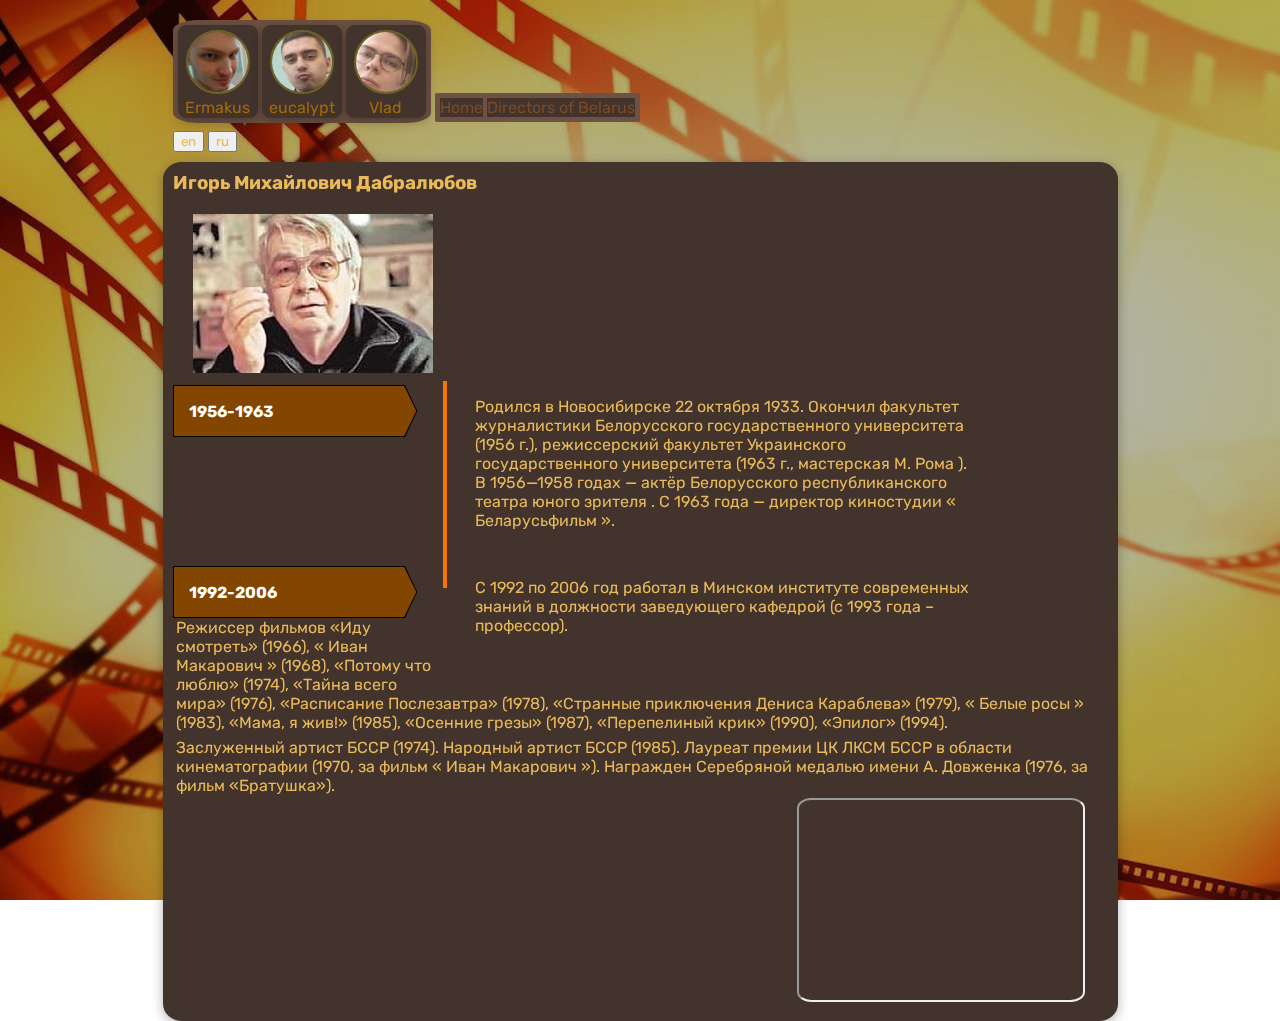
<file: Dabralubov/Dabralubov.html>
<!DOCTYPE html>
<html class="" lang="ru" dir="ltr">

<head>
    <meta charset="UTF-8" />
    <link rel="stylesheet" href="\lab2\styles.css" />
    <link rel="preconnect" href="https://fonts.googleapis.com">
    <link rel="preconnect" href="https://fonts.gstatic.com">
    <link href="https://fonts.googleapis.com/css2?family=Rubik:wght@300;400&display=swap" rel="stylesheet">
    <script src="\lab2\jquery.min.js" defer></script>
</head>

<body>
    <div class="page-background"></div>
    <div class="header">
        <div class="creators">
            <div class=CRIco>
                <img src="\lab2\Ermakus.png" alt="Dima" idth="100%" height="60" alt="">
                <a href="https://github.com/ermakus655">Ermakus</a>
            </div>
            <div class=CRIco>
                <img src=\lab2\Nikita.jpg alt="Nikita" idth="100%" height="60" alt="">
                <a href="https://github.com/eucalypt63">eucalypt</a>
            </div>
            <div class=CRIco>
                <img src=\lab2\MatVlad.jpg alt="Vlad" idth="100%" height="60" alt="">
                <a href="https://github.com/VladMatushin">Vlad</a>
            </div>
        </div>
        <div class="HomePage">
            <div class="HomeContainer">
                <nav class="HomeNav">
                    <ul class="NavList">
                        <li class="ListItem">
                            <a href="/index.html" class="lang" key="home">Home</a>
                        </li>
                        <li class="ListItem">
                            <!-- dodelat -->
                            <a href="\lab2\ListOfDirectors.html" class="lang" key="directors">Directors of Belarus</a>
                        </li>
                    </ul>
                </nav>
            </div>
        </div>
    </div>
    <div class="translateCont">
        <li class="header-item-lang-en"><button id="en" class="translate">en</button></li>
        <li class="header-item-lang-ru"><button id="ru" class="translate">ru</button></li>
    </div>
    <div class="TodaysTop">
        <div class="TopText">
            <h3 class="lang" key="dabralubov">Игорь Михайлович Дабралюбов</h3>
            <div class="TopImg">
                <img src=Dabralubov.jpg alt="Dabralubov">
            </div>

            <div class="timeline">
                <!-- 1956-1963 -->
                <div id="" class="begin">
                    <div class="parHeader">
                        <div class="bounce-in">
                            <span class="date">
                                <time class="datenum">1956-1963</time>
                            </span>
                        </div>
                    </div>
                    <div class="body">
                        <div class="body-container bounce-in">
                            <p>Родился в Новосибирске 22 октября 1933. Окончил факультет журналистики Белорусского
                                государственного
                                университета (1956 г.), режиссерский факультет Украинского государственного
                                университета (1963 г.,
                                мастерская М. Рома ). В 1956—1958 годах — актёр Белорусского республиканского театра
                                юного зрителя .
                                С 1963 года — директор киностудии « Беларусьфильм ».</p>
                        </div>
                    </div>
                </div>

                <!-- 1992-2006 -->
                <div id="" class="begin">
                    <div class="parHeader">
                        <div class="bounce-in">
                            <span class="date">
                                <time class="datenum">1992-2006</time>
                            </span>
                        </div>
                    </div>
                    <div class="body">
                        <div class="body-container bounce-in">
                            <p>С 1992 по 2006 год работал в Минском институте современных знаний в должности
                                заведующего кафедрой (с
                                1993 года – профессор).</p>
                        </div>
                    </div>
                </div>

            </div>
            <p>Режиссер фильмов «Иду смотреть» (1966), « Иван Макарович » (1968), «Потому что люблю» (1974), «Тайна
                всего мира» (1976), «Расписание Послезавтра» (1978), «Странные приключения Дениса Караблева» (1979),
                « Белые росы » (1983), «Мама, я жив!» (1985), «Осенние грезы» (1987), «Перепелиный крик» (1990),
                «Эпилог» (1994).
            </p>
            <p>Заслуженный артист БССР (1974). Народный артист БССР (1985). Лауреат премии ЦК ЛКСМ БССР в области
                кинематографии (1970, за фильм « Иван Макарович »). Награжден Серебряной медалью имени А. Довженка
                (1976, за фильм «Братушка»).</p>
            <aside>
                <iframe width="355" height="200" src="https://www.youtube.com/embed/h1bLCEKO6zY" class="Yout"
                    parHeader="YouTube video player" frameborder="0"
                    allow="accelerometer; autoplay; clipboard-write; encrypted-media; gyroscope; picture-in-picture"
                    allowfullscreen></iframe>
                <iframe width="284" height="200" class="Map"
                    src="https://maps.google.com/maps?width=100%25&amp;height=300&amp;hl=en&amp;q=Minsk+(Place)&amp;t=&amp;z=7&amp;ie=UTF8&amp;iwloc=B&amp;output=embed"></iframe>
            </aside>
        </div>

    </div>
</body>

</html>
</file>
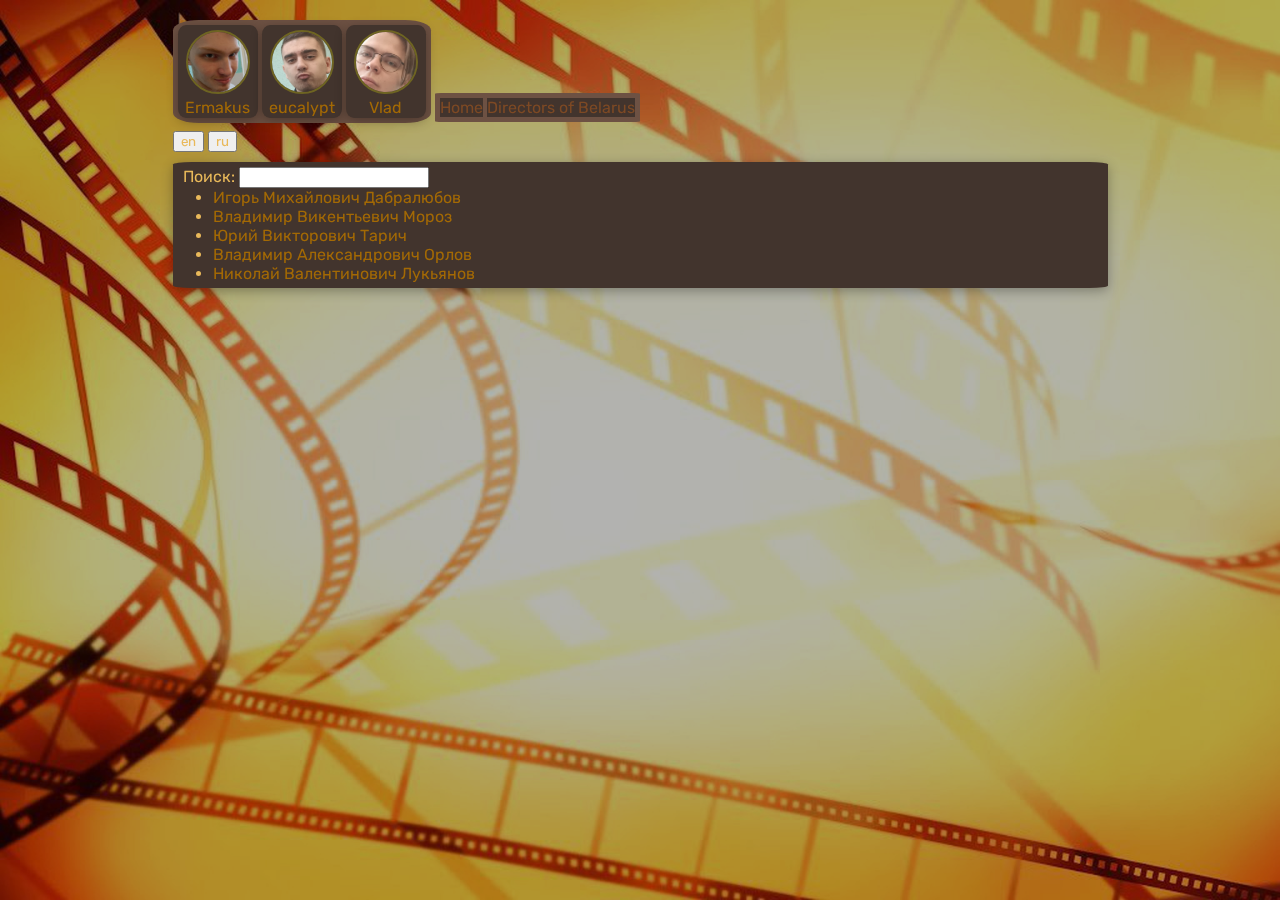
<file: lab2/ListOfDirectors.html>
<!DOCTYPE html>
<html class="" lang="ru" dir="ltr">

<head>
    <meta charset="UTF-8" />
    <title>Directors of Belarus</title>
    <link rel="stylesheet" href="./styles.css" />
    <link rel="preconnect" href="https://fonts.googleapis.com">
    <link rel="preconnect" href="https://fonts.gstatic.com">
    <link href="https://fonts.googleapis.com/css2?family=Rubik:wght@300;400&display=swap" rel="stylesheet">

    <script src="live_search.js" defer></script>
    <script src="jquery.min.js" defer></script>
</head>

<body>
    <div class="page-background"></div>
    <div class="header">
        <div class="creators">
            <div class=CRIco>
                <img src=Ermakus.png alt="Dima" idth="100%" height="60" alt="">
                <a href="https://github.com/ermakus655">Ermakus</a>
            </div>
            <div class=CRIco>
                <img src=Nikita.jpg alt="Nikita" idth="100%" height="60" alt="">
                <a href="https://github.com/eucalypt63">eucalypt</a>
            </div>
            <div class=CRIco>
                <img src=MatVlad.jpg alt="Vlad" idth="100%" height="60" alt="">
                <a href="https://github.com/VladMatushin">Vlad</a>
            </div>
        </div>
        <div class="HomePage">
            <div class="HomeContainer">
                <nav class="HomeNav">
                    <ul class="NavList">
                        <li class="ListItem">
                            <a href="/index.html" class="lang" key="home">Home</a>
                        </li>
                        <li class="ListItem">
                            <!-- dodelat -->
                            <a href="#" class="lang" key="directors">Directors of Belarus</a>
                        </li>
                    </ul>
                </nav>
            </div>
        </div>
    </div>
    <div class="translateCont">
        <li class="header-item-lang-en"><button id="en" class="translate">en</button></li>
        <li class="header-item-lang-ru"><button id="ru" class="translate">ru</button></li>
    </div>
    <div class="list">
        <div class="Search">
            Поиск:
            <input type="text" id="elastic">
        </div>
        <ul class="elastic">
            <li><a href="\Dabralubov\Dabralubov.html" class="lang" key="dabralubov">Игорь Михайлович Дабралюбов</a></li>
            <li><a href="\Moroz\Moroz.html" class="lang" key="moroz">Владимир Викентьевич Мороз</a></li>
            <li><a href="\Tarich\Tarich.html" class="lang" key="tarich">Юрий Викторович Тарич</a></li>
            <li><a href="\Orlov\Orlov.html" class="lang" key="orlov">Владимир Александрович Орлов</a></li>
            <li><a href="\Lukyanov\Lukyanov.html" class="lang" key="lukyanov">Николай Валентинович Лукьянов</a></li>

        </ul>
    </div>

</body>

</html>
</file>
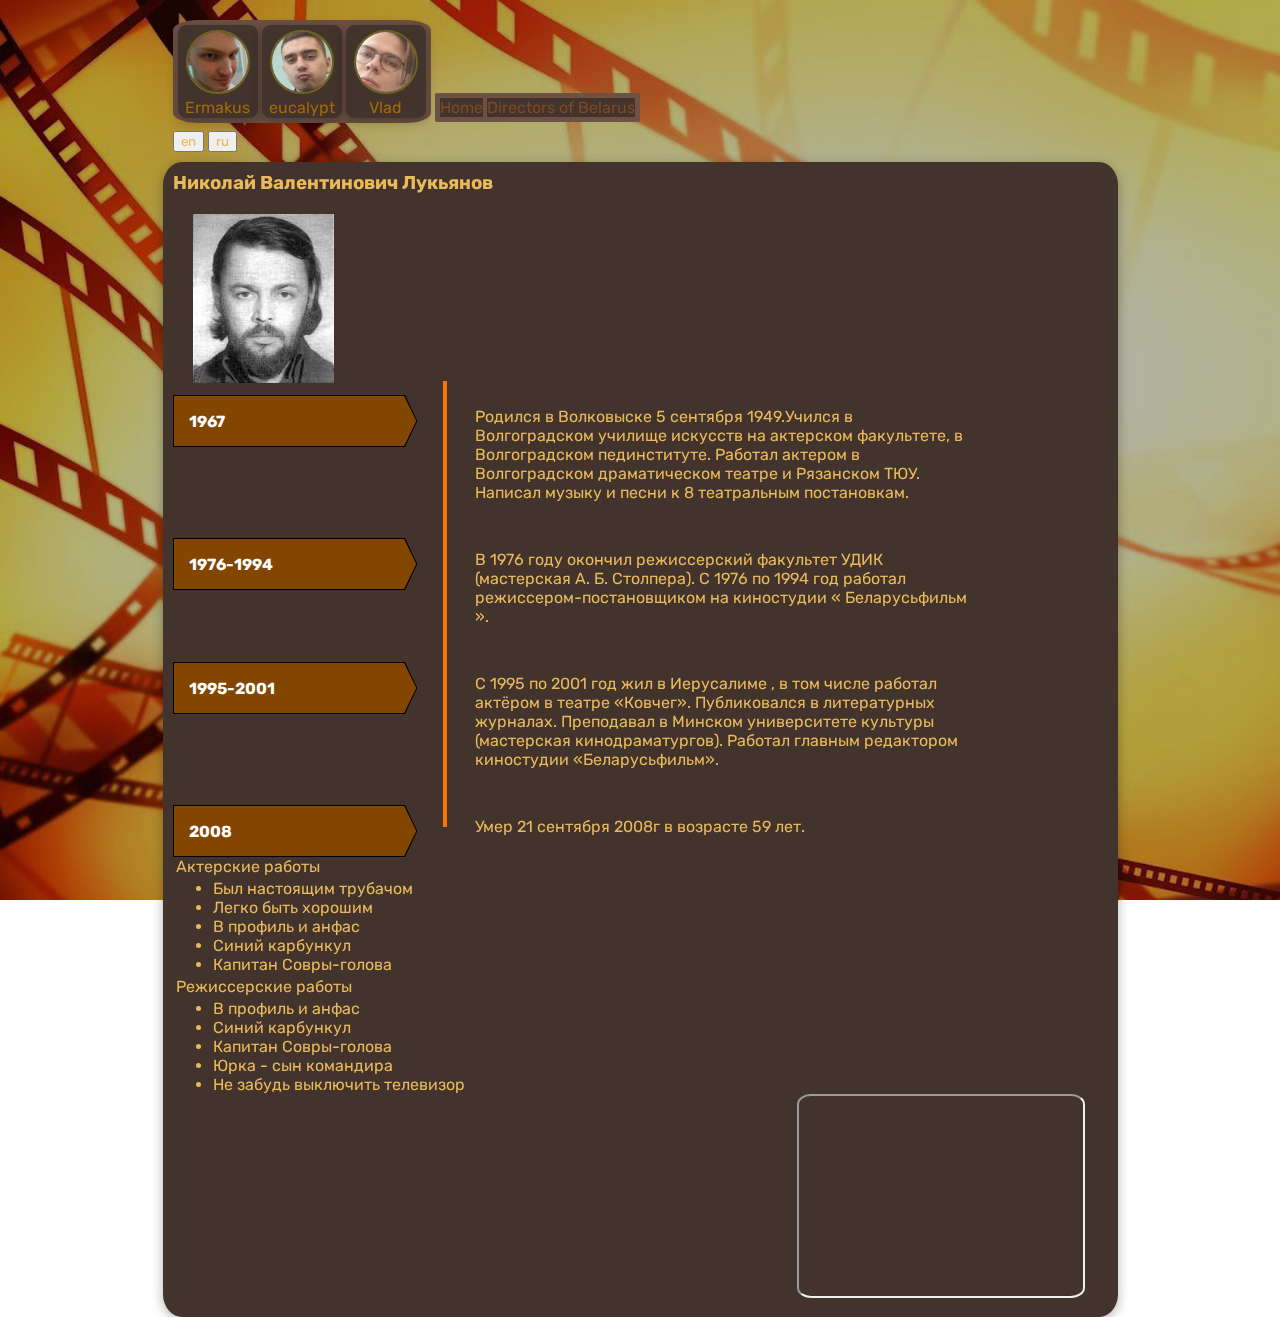
<file: Lukyanov/Lukyanov.html>
<!DOCTYPE html>
<html class="" lang="ru" dir="ltr">

<head>
    <meta charset="UTF-8" />
    <link rel="stylesheet" href="\lab2\styles.css" />
    <link rel="preconnect" href="https://fonts.googleapis.com">
    <link rel="preconnect" href="https://fonts.gstatic.com">
    <link href="https://fonts.googleapis.com/css2?family=Rubik:wght@300;400&display=swap" rel="stylesheet">
    <script src="\lab2\jquery.min.js" defer></script>
</head>

<body>
    <div class="page-background"></div>
    <div class="header">
        <div class="creators">
            <div class=CRIco>
                <img src=\lab2\Ermakus.png alt="Dima" idth="100%" height="60" alt="">
                <a href="https://github.com/ermakus655">Ermakus</a>
            </div>
            <div class=CRIco>
                <img src=\lab2\Nikita.jpg alt="Nikita" idth="100%" height="60" alt="">
                <a href="https://github.com/eucalypt63">eucalypt</a>
            </div>
            <div class=CRIco>
                <img src=\lab2\MatVlad.jpg alt="Vlad" idth="100%" height="60" alt="">
                <a href="https://github.com/VladMatushin">Vlad</a>
            </div>
        </div>
        <div class="HomePage">
            <div class="HomeContainer">
                <nav class="HomeNav">
                    <ul class="NavList">
                        <li class="ListItem">
                            <a href="/index.html" class="lang" key="home">Home</a>
                        </li>
                        <li class="ListItem">
                            <!-- dodelat -->
                            <a href="\lab2\ListOfDirectors.html" class="lang" key="directors">Directors of Belarus</a>
                        </li>
                    </ul>
                </nav>
            </div>
        </div>
    </div>
    <div class="translateCont">
        <li class="header-item-lang-en"><button id="en" class="translate">en</button></li>
        <li class="header-item-lang-ru"><button id="ru" class="translate">ru</button></li>
    </div>
    <div class="TodaysTop">
        <h3 class="lang" key="lukyanov">Николай Валентинович Лукьянов</h3>
        <div class="TopImg">
            <img src=Lukyanov.jpg alt="Lukyanov">
        </div>
        <div class="TopText">
            <div class="timeline">
                <!-- 1949 -->
                <div id="" class="begin">
                    <div class="parHeader">
                        <div class="bounce-in">
                            <span class="date">
                                <time class="datenum">1967</time>
                            </span>
                        </div>
                    </div>
                    <div class="body">
                        <div class="body-container bounce-in">
                            <p>Родился в Волковыске 5 сентября 1949.Учился в Волгоградском училище искусств на актерском
                                факультете,
                                в Волгоградском пединституте. Работал актером в Волгоградском драматическом театре и
                                Рязанском
                                ТЮУ.
                                Написал музыку и песни к 8 театральным постановкам.
                            </p>
                        </div>
                    </div>
                </div>
                <!-- 1976-1994 -->
                <div id="" class="begin">
                    <div class="parHeader">
                        <div class="bounce-in">
                            <span class="date">
                                <time class="datenum">1976-1994</time>
                            </span>
                        </div>
                    </div>
                    <div class="body">
                        <div class="body-container bounce-in">
                            <p>В 1976 году окончил режиссерский факультет УДИК (мастерская А. Б. Столпера). С 1976
                                по 1994 год
                                работал режиссером-постановщиком на киностудии « Беларусьфильм ».</p>
                        </div>
                    </div>
                </div>

                <!-- 1995-2001 -->
                <div id="" class="begin">
                    <div class="parHeader">
                        <div class="bounce-in">
                            <span class="date">
                                <time class="datenum">1995-2001</time>
                            </span>
                        </div>
                    </div>
                    <div class="body">
                        <div class="body-container bounce-in">
                            <p>С 1995 по 2001 год жил в Иерусалиме , в том числе работал актёром в театре «Ковчег».
                                Публиковался в
                                литературных журналах. Преподавал в Минском университете культуры (мастерская
                                кинодраматургов).
                                Работал главным редактором киностудии «Беларусьфильм».
                            </p>
                        </div>
                    </div>
                </div>
                <!-- 2008 -->
                <div id="" class="begin">
                    <div class="parHeader">
                        <div class="bounce-in">
                            <span class="date">
                                <time class="datenum">2008</time>
                            </span>
                        </div>
                    </div>
                    <div class="body">
                        <div class="body-container bounce-in">
                            <p>Умер 21 сентября 2008г в возрасте 59 лет.</p>
                        </div>
                    </div>
                </div>

            </div>
            <p>Актерские работы</p>
            <ul>
                <li>Был настоящим трубачом</li>
                <li>Легко быть хорошим</li>
                <li>В профиль и анфас</li>
                <li>Синий карбункул</li>
                <li>Капитан Совры-голова</li>
            </ul>
            <p>Режиссерские работы</p>

            <ul>
                <li>В профиль и анфас</li>
                <li>Синий карбункул</li>
                <li>Капитан Совры-голова</li>
                <li>Юрка - сын командира </li>
                <li>Не забудь выключить телевизор</li>
            </ul>
            <aside>
                <iframe width="355" height="200" src="https://www.youtube.com/embed/eQLoKwtymtk" class="Yout"
                    parHeader="YouTube video player" frameborder="0"
                    allow="accelerometer; autoplay; clipboard-write; encrypted-media; gyroscope; picture-in-picture"
                    allowfullscreen></iframe>
                <iframe width="284" height="200" class="Map"
                    src="https://maps.google.com/maps?width=100%25&amp;height=300&amp;hl=en&amp;q=Minsk+(Place)&amp;t=&amp;z=7&amp;ie=UTF8&amp;iwloc=B&amp;output=embed"></iframe>
            </aside>
        </div>

    </div>
</body>

</html>
</file>
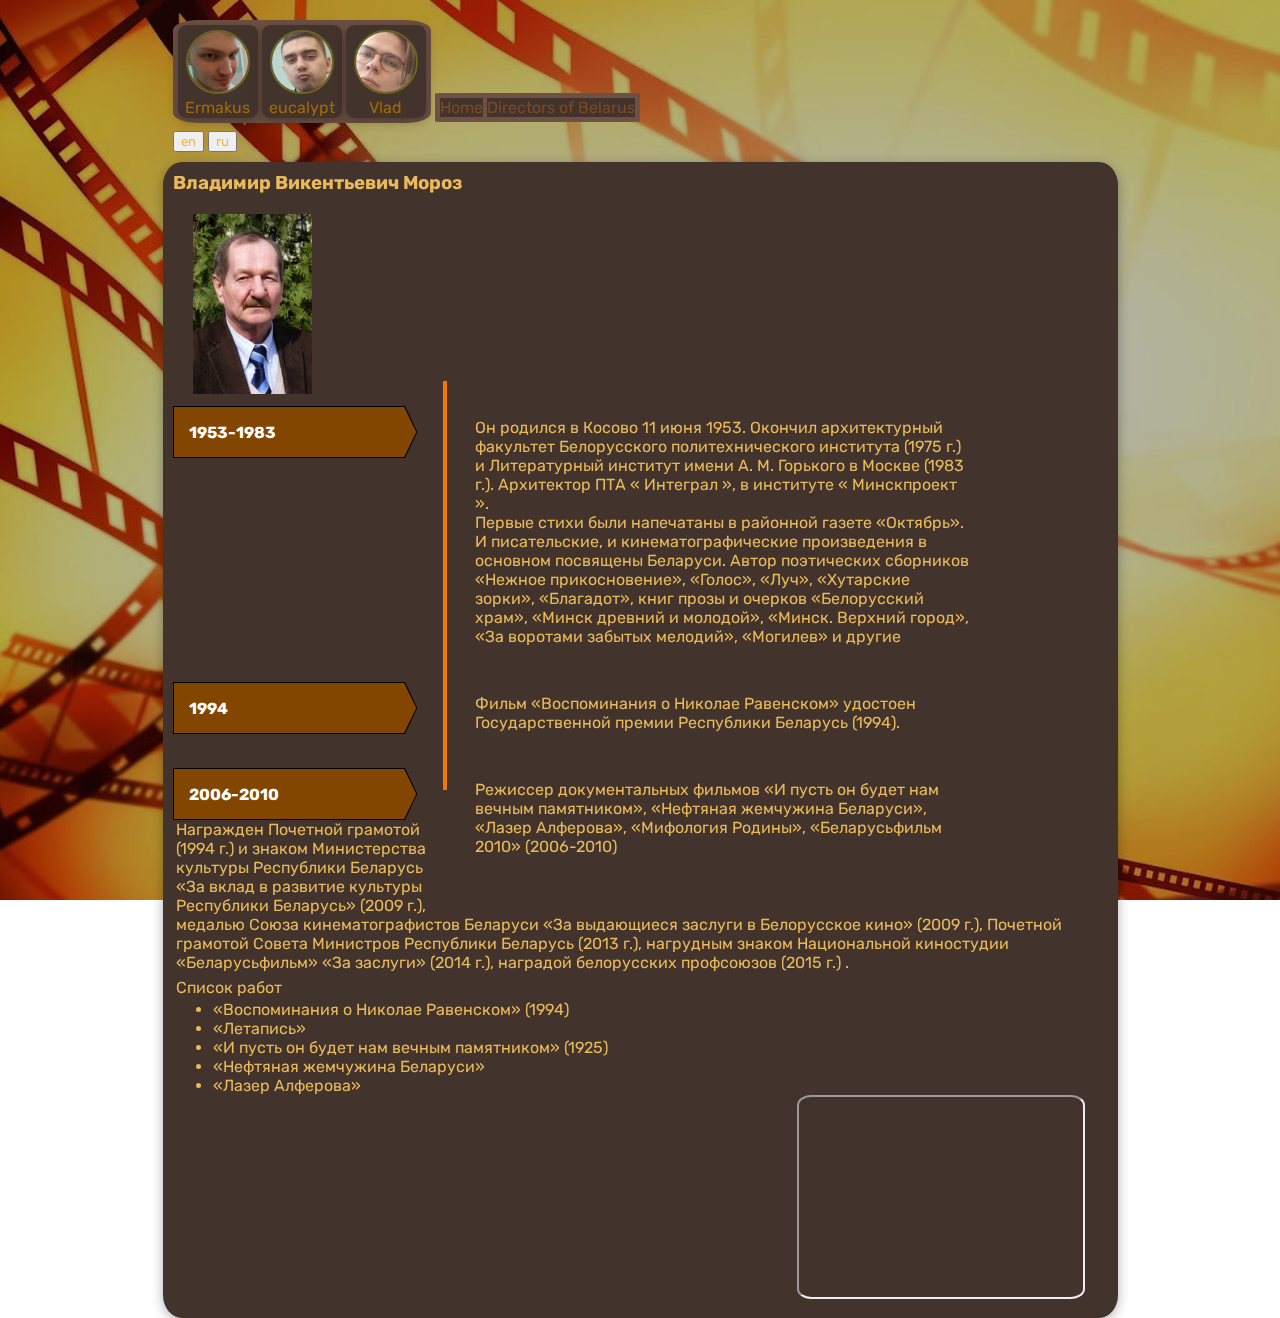
<file: Moroz/Moroz.html>
<!DOCTYPE html>
<html class="" lang="ru" dir="ltr">

<head>
    <meta charset="UTF-8" />
    <link rel="stylesheet" href="\lab2\styles.css" />
    <link rel="preconnect" href="https://fonts.googleapis.com">
    <link rel="preconnect" href="https://fonts.gstatic.com">
    <link href="https://fonts.googleapis.com/css2?family=Rubik:wght@300;400&display=swap" rel="stylesheet">
    <script src="\lab2\jquery.min.js" defer></script>
</head>

<body>
    <div class="page-background"></div>
    <div class="header">
        <div class="creators">
            <div class=CRIco>
                <img src=\lab2\Ermakus.png alt="Dima" idth="100%" height="60" alt="">
                <a href="https://github.com/ermakus655">Ermakus</a>
            </div>
            <div class=CRIco>
                <img src=\lab2\Nikita.jpg alt="Nikita" idth="100%" height="60" alt="">
                <a href="https://github.com/eucalypt63">eucalypt</a>
            </div>
            <div class=CRIco>
                <img src=\lab2\MatVlad.jpg alt="Vlad" idth="100%" height="60" alt="">
                <a href="https://github.com/VladMatushin">Vlad</a>
            </div>
        </div>
        <div class="HomePage">
            <div class="HomeContainer">
                <nav class="HomeNav">
                    <ul class="NavList">
                        <li class="ListItem">
                            <a href="/index.html" class="lang" key="home">Home</a>
                        </li>
                        <li class="ListItem">
                            <!-- dodelat -->
                            <a href="\lab2\ListOfDirectors.html" class="lang" key="directors">Directors of Belarus</a>
                        </li>
                    </ul>
                </nav>
            </div>
        </div>
    </div>
    <div class="translateCont">
        <li class="header-item-lang-en"><button id="en" class="translate">en</button></li>
        <li class="header-item-lang-ru"><button id="ru" class="translate">ru</button></li>
    </div>
    <div class="TodaysTop">
        <div class="TopText">
            <h3 class="lang" key="moroz">Владимир Викентьевич Мороз</h3>
            <div class="TopImg">
                <img src=Moroz.jpg alt="Moroz" height="60%" width="60%">
            </div>
            <!-- 1953-1983 -->
            <div class="timeline">
                <div id="" class="begin">
                    <div class="parHeader">
                        <div class="bounce-in">
                            <span class="date">
                                <time class="datenum">1953-1983</time>
                            </span>
                        </div>
                    </div>
                    <div class="body">
                        <div class="body-container bounce-in">
                            <p> Он родился в Косово 11 июня 1953. Окончил архитектурный факультет Белорусского
                                политехнического
                                института (1975 г.) и Литературный институт имени А. М. Горького в Москве (1983 г.).
                                Архитектор ПТА
                                « Интеграл », в институте « Минскпроект ».</p>
                            <!-- none -->
                            <p>Первые стихи были напечатаны в районной газете «Октябрь». И писательские, и
                                кинематографические
                                произведения в основном посвящены Беларуси. Автор поэтических сборников «Нежное
                                прикосновение»,
                                «Голос», «Луч», «Хутарские зорки», «Благадот», книг прозы и очерков «Белорусский храм»,
                                «Минск
                                древний и молодой», «Минск. Верхний город», «За воротами забытых мелодий», «Могилев» и
                                другие
                            </p>
                        </div>
                    </div>
                </div>


                <!-- 1994 -->
                <div id="" class="begin">
                    <div class="parHeader">
                        <div class="bounce-in">
                            <span class="date">
                                <time class="datenum">1994</time>
                            </span>
                        </div>
                    </div>
                    <div class="body">
                        <div class="body-container bounce-in">
                            <p>Фильм «Воспоминания о Николае Равенском» удостоен Государственной премии Республики
                                Беларусь (1994).
                        </div>
                    </div>
                </div>

                </p>
                <!-- 2006-2010 -->
                <div id="" class="begin">
                    <div class="parHeader">
                        <div class="bounce-in">
                            <span class="date">
                                <time class="datenum">2006-2010</time>
                            </span>
                        </div>
                    </div>
                    <div class="body">
                        <div class="body-container bounce-in">
                            <p>
                                Режиссер документальных фильмов «И пусть он будет нам вечным памятником», «Нефтяная
                                жемчужина
                                Беларуси», «Лазер Алферова», «Мифология Родины», «Беларусьфильм 2010» (2006-2010)
                            </p>
                        </div>
                    </div>
                </div>
            </div>

            <p>Награжден Почетной грамотой (1994 г.) и знаком Министерства культуры Республики Беларусь «За
                вклад в
                развитие культуры Республики Беларусь» (2009 г.), медалью Союза кинематографистов Беларуси «За
                выдающиеся заслуги в Белорусское кино» (2009 г.), Почетной грамотой Совета Министров Республики
                Беларусь (2013 г.), нагрудным знаком Национальной киностудии «Беларусьфильм» «За заслуги» (2014
                г.),
                наградой белорусских профсоюзов (2015 г.) .</p>
            <p>Список работ</p>

            <ul>
                <li>«Воспоминания о Николае Равенском» (1994)</li>
                <li>«Летапись»</li>
                <li> «И пусть он будет нам вечным памятником» (1925)</li>
                <li>«Нефтяная жемчужина Беларуси»</li>
                <li>«Лазер Алферова»</li>
            </ul>
            <aside>
                <iframe width="355" height="200" src="https://www.youtube.com/embed/P4uG7nIFBdo" class="Yout"
                    parHeader="YouTube video player" frameborder="0"
                    allow="accelerometer; autoplay; clipboard-write; encrypted-media; gyroscope; picture-in-picture"
                    allowfullscreen></iframe>
                <iframe width="284" height="200" class="Map"
                    src="https://maps.google.com/maps?width=100%25&amp;height=300&amp;hl=en&amp;q=Minsk+(Place)&amp;t=&amp;z=7&amp;ie=UTF8&amp;iwloc=B&amp;output=embed"></iframe>
            </aside>
        </div>

    </div>
</body>

</html>
</file>
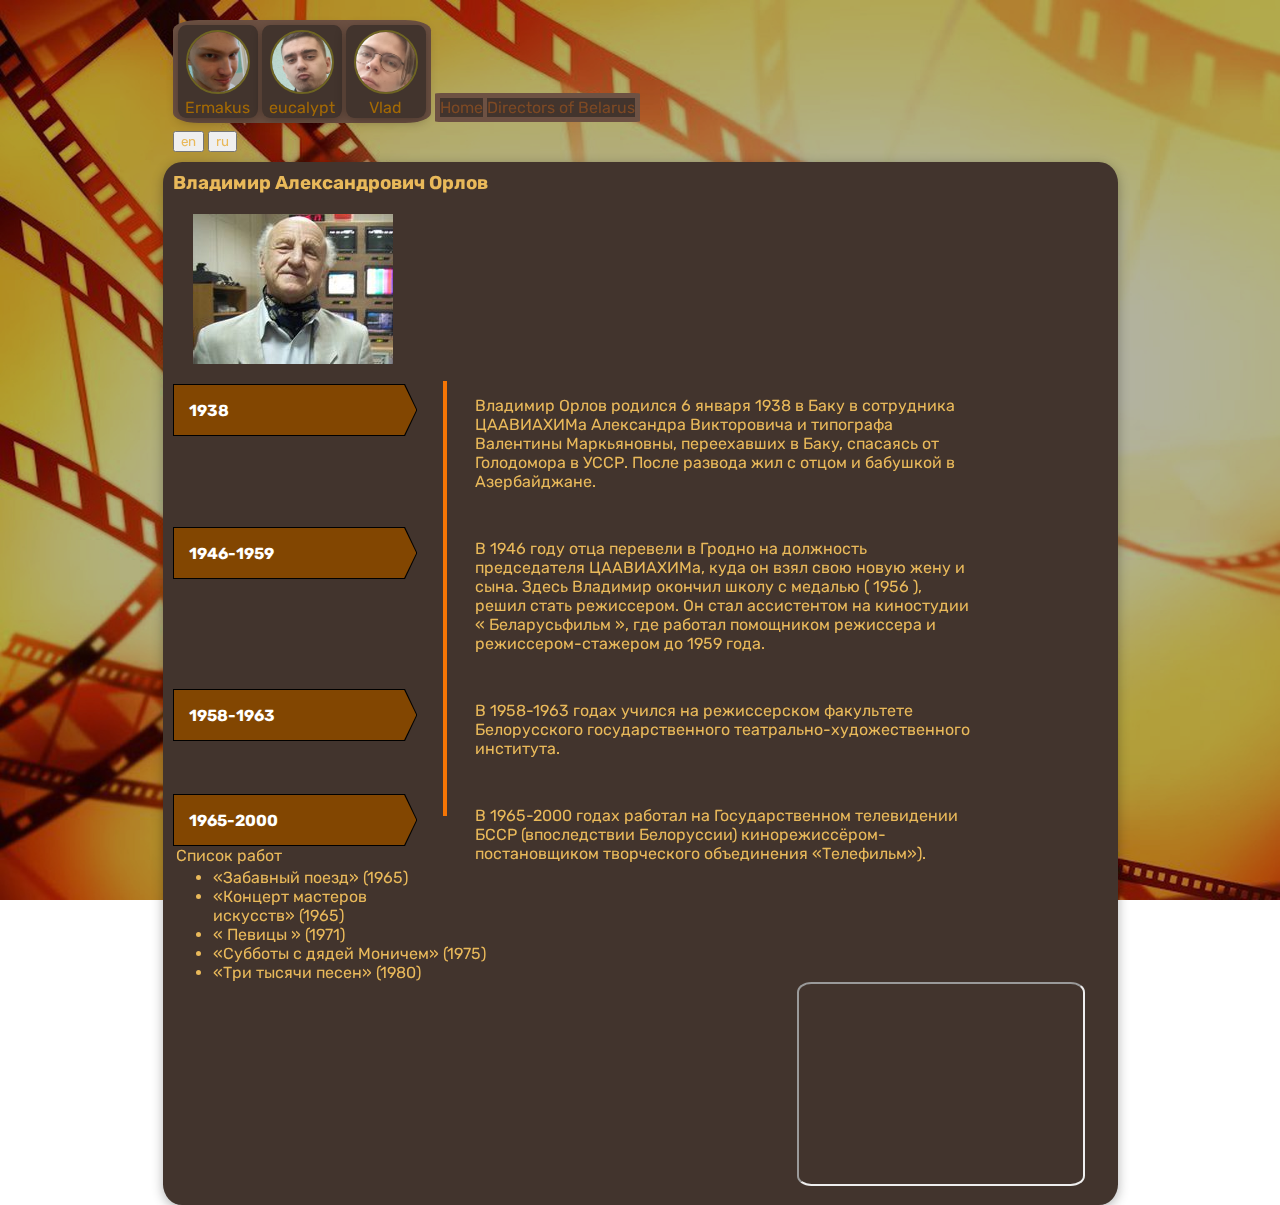
<file: Orlov/Orlov.html>
<!DOCTYPE html>
<html class="" lang="ru" dir="ltr">

<head>
    <meta charset="UTF-8" />
    <link rel="stylesheet" href="\lab2\styles.css" />
    <link rel="preconnect" href="https://fonts.googleapis.com">
    <link rel="preconnect" href="https://fonts.gstatic.com">
    <link href="https://fonts.googleapis.com/css2?family=Rubik:wght@300;400&display=swap" rel="stylesheet">
    <script src="\lab2\jquery.min.js" defer></script>
</head>

<body>
    <div class="page-background"></div>
    <div class="header">
        <div class="creators">
            <div class=CRIco>
                <img src=\lab2\Ermakus.png alt="Dima" idth="100%" height="60" alt="">
                <a href="https://github.com/ermakus655">Ermakus</a>
            </div>
            <div class=CRIco>
                <img src=\lab2\Nikita.jpg alt="Nikita" idth="100%" height="60" alt="">
                <a href="https://github.com/eucalypt63">eucalypt</a>
            </div>
            <div class=CRIco>
                <img src=\lab2\MatVlad.jpg alt="Vlad" idth="100%" height="60" alt="">
                <a href="https://github.com/VladMatushin">Vlad</a>
            </div>
        </div>
        <div class="HomePage">
            <div class="HomeContainer">
                <nav class="HomeNav">
                    <ul class="NavList">
                        <li class="ListItem">
                            <a href="/index.html" class="lang" key="home">Home</a>
                        </li>
                        <li class="ListItem">
                            <!-- dodelat -->
                            <a href="\lab2\ListOfDirectors.html" class="lang" key="directors">Directors of Belarus</a>
                        </li>
                    </ul>
                </nav>
            </div>
        </div>
    </div>
    <div class="translateCont">
        <li class="header-item-lang-en"><button id="en" class="translate">en</button></li>
        <li class="header-item-lang-ru"><button id="ru" class="translate">ru</button></li>
    </div>
    <div class="TodaysTop">
        <h3 class="lang" key="orlov">Владимир Александрович Орлов</h3>
        <div class="TopImg">
            <img src=Orlov.jpg alt="Orlov">
        </div>
        <div class="TopText">
            <!-- 1938 -->
            <div class="timeline">
                <div id="" class="begin">
                    <div class="parHeader">
                        <div class="bounce-in">
                            <span class="date">
                                <time class="datenum">1938</time>
                            </span>
                        </div>
                    </div>
                    <div class="body">
                        <div class="body-container bounce-in">
                            <p> Владимир Орлов родился 6 января 1938 в Баку в сотрудника ЦААВИАХИМа Александра
                                Викторовича и
                                типографа
                                Валентины Маркьяновны, переехавших в Баку, спасаясь от Голодомора в УССР. После
                                развода жил с
                                отцом
                                и
                                бабушкой в ​​Азербайджане.</p>
                        </div>
                    </div>
                </div>

                <!-- 1946-1959 -->
                <div id="" class="begin">
                    <div class="parHeader">
                        <div class="bounce-in">
                            <span class="date">
                                <time class="datenum">1946-1959</time>
                            </span>
                        </div>
                    </div>
                    <div class="body">
                        <div class="body-container bounce-in">
                            <p>В 1946 году отца перевели в Гродно на должность председателя ЦААВИАХИМа, куда он взял
                                свою новую
                                жену
                                и
                                сына. Здесь Владимир окончил школу с медалью ( 1956 ), решил стать режиссером. Он
                                стал
                                ассистентом
                                на
                                киностудии « Беларусьфильм », где работал помощником режиссера и режиссером-стажером
                                до 1959
                                года.
                            </p>
                        </div>
                    </div>
                </div>

                <!-- 1958-1963 -->
                <div id="" class="begin">
                    <div class="parHeader">
                        <div class="bounce-in">
                            <span class="date">
                                <time class="datenum">1958-1963</time>
                            </span>
                        </div>
                    </div>
                    <div class="body">
                        <div class="body-container bounce-in">
                            <p>
                                В 1958-1963 годах учился на режиссерском факультете Белорусского государственного
                                театрально-художественного института.</p>
                        </div>
                    </div>
                </div>

                <!-- 1965-2000 -->
                <div id="" class="begin">
                    <div class="parHeader">
                        <div class="bounce-in">
                            <span class="date">
                                <time class="datenum">1965-2000</time>
                            </span>
                        </div>
                    </div>
                    <div class="body">
                        <div class="body-container bounce-in">
                            <p>В 1965-2000 годах работал на Государственном телевидении БССР (впоследствии
                                Белоруссии)
                                кинорежиссёром-постановщиком творческого объединения «Телефильм»).</p>
                        </div>
                    </div>
                </div>

            </div>
            <p>Список работ</p>
            <ul>
                <li>«Забавный поезд» (1965)</li>
                <li>«Концерт мастеров искусств» (1965)</li>
                <li>« Певицы » (1971)</li>
                <li>«Субботы с дядей Моничем» (1975)</li>
                <li>«Три тысячи песен» (1980)</li>
            </ul>
            <aside>
                <iframe width="355" height="200" src="https://www.youtube.com/embed/bW6aBmFZOVk" class="Yout"
                    parHeader="YouTube video player" frameborder="0"
                    allow="accelerometer; autoplay; clipboard-write; encrypted-media; gyroscope; picture-in-picture"
                    allowfullscreen></iframe>
                <iframe width="284" height="200" class="Map"
                    src="https://maps.google.com/maps?width=100%25&amp;height=300&amp;hl=en&amp;q=Minsk+(Place)&amp;t=&amp;z=7&amp;ie=UTF8&amp;iwloc=B&amp;output=embed"></iframe>
            </aside>
        </div>

    </div>
</body>

</html>
</file>
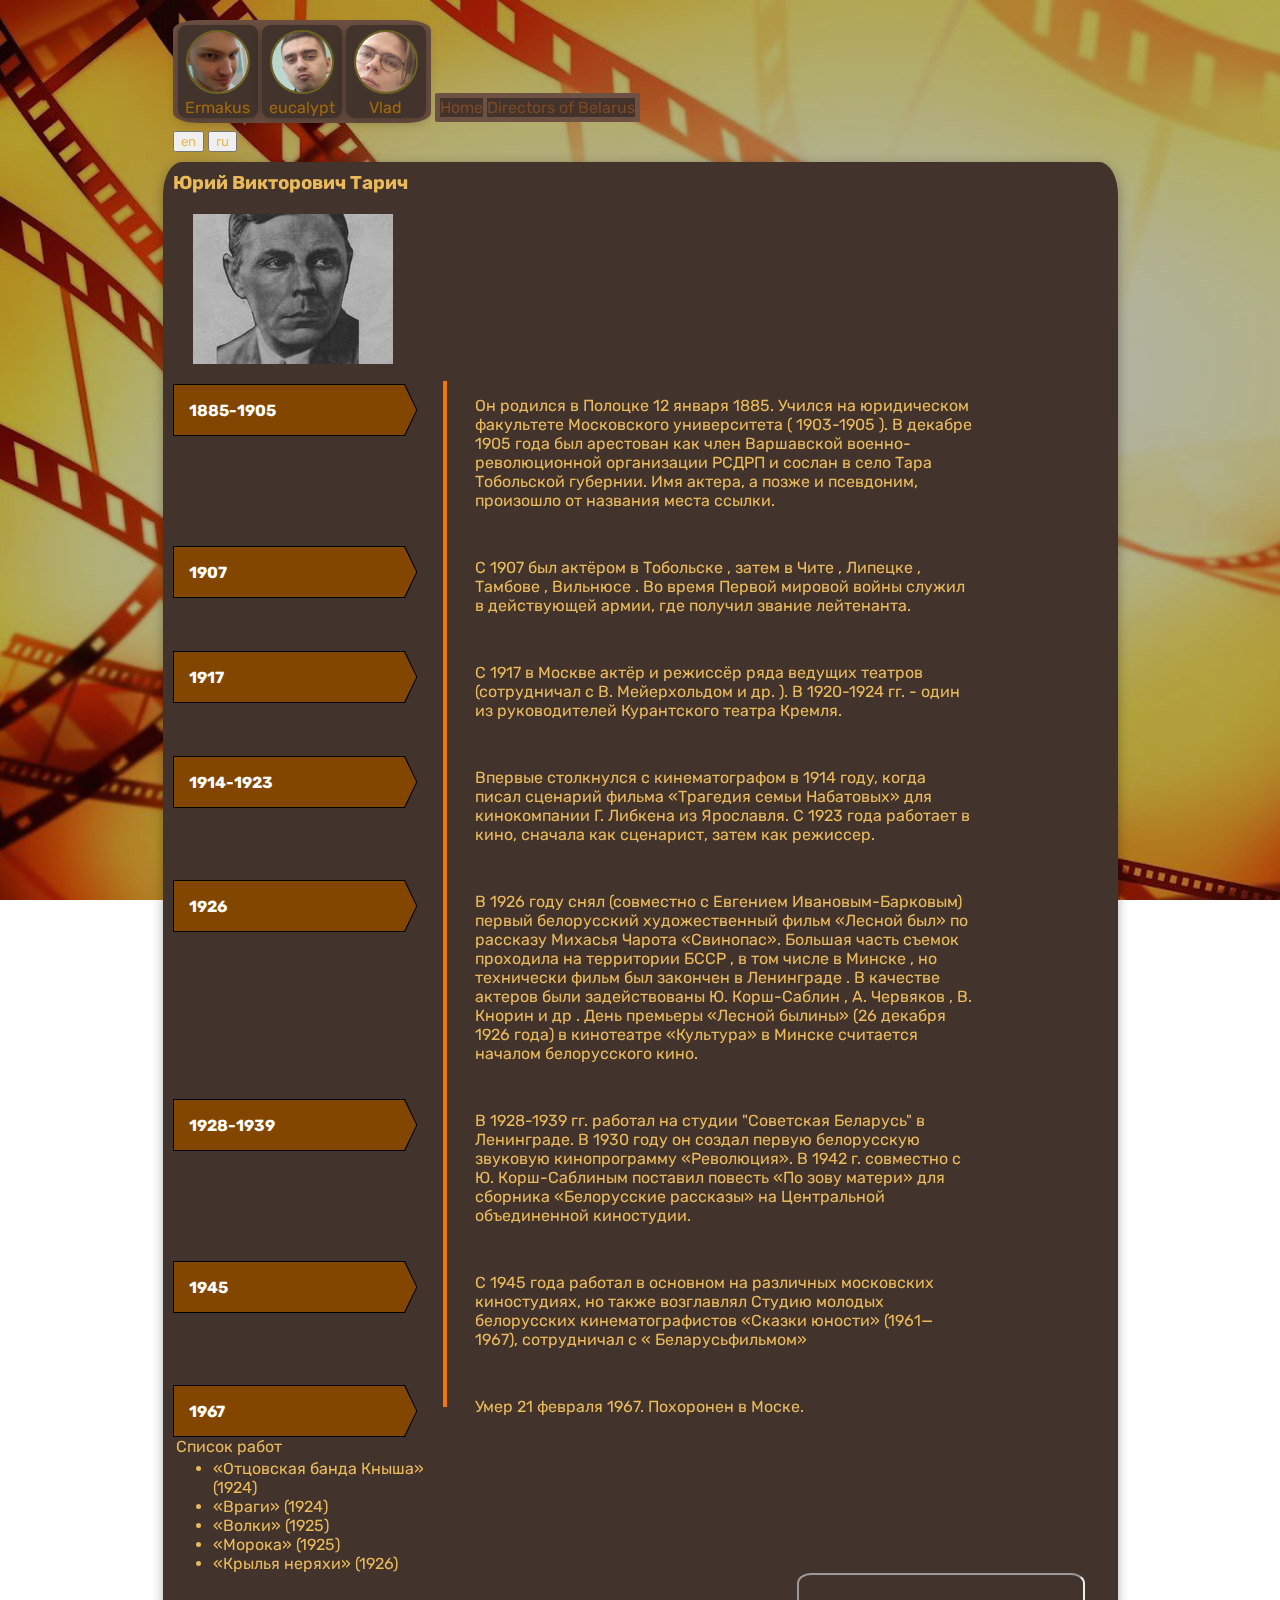
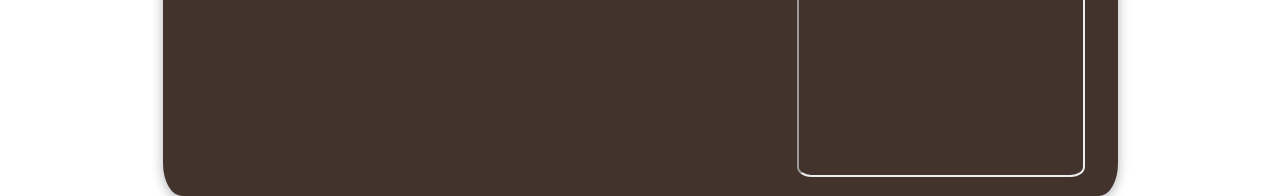
<file: Tarich/Tarich.html>
<!DOCTYPE html>
<html class="" lang="ru" dir="ltr">

<head>
    <meta charset="UTF-8" />
    <link rel="stylesheet" href="\lab2\styles.css" />
    <link rel="preconnect" href="https://fonts.googleapis.com">
    <link rel="preconnect" href="https://fonts.gstatic.com">
    <link href="https://fonts.googleapis.com/css2?family=Rubik:wght@300;400&display=swap" rel="stylesheet">
    <script src="\lab2\jquery.min.js" defer></script>
</head>

<body>
    <div class="page-background"></div>
    <div class="header">
        <div class="creators">
            <div class=CRIco>
                <img src=\lab2\Ermakus.png alt="Dima" idth="100%" height="60" alt="">
                <a href="https://github.com/ermakus655">Ermakus</a>
            </div>
            <div class=CRIco>
                <img src=\lab2\Nikita.jpg alt="Nikita" idth="100%" height="60" alt="">
                <a href="https://github.com/eucalypt63">eucalypt</a>
            </div>
            <div class=CRIco>
                <img src=\lab2\MatVlad.jpg alt="Vlad" idth="100%" height="60" alt="">
                <a href="https://github.com/VladMatushin">Vlad</a>
            </div>
        </div>
        <div class="HomePage">
            <div class="HomeContainer">
                <nav class="HomeNav">
                    <ul class="NavList">
                        <li class="ListItem">
                            <a href="/index.html" class="lang" key="home">Home</a>
                        </li>
                        <li class="ListItem">
                            <!-- dodelat -->
                            <a href="\lab2\ListOfDirectors.html" class="lang" key="directors">Directors of Belarus</a>
                        </li>
                    </ul>
                </nav>
            </div>
        </div>
    </div>
    <div class="translateCont">
        <li class="header-item-lang-en"><button id="en" class="translate">en</button></li>
        <li class="header-item-lang-ru"><button id="ru" class="translate">ru</button></li>
    </div>
    <div class="TodaysTop">
        <h3 class="lang" key="tarich">Юрий Викторович Тарич</h3>
        <div class="TopImg">
            <img src=Tarich.jpg alt="Tarich">
        </div>
        <div class="TopText">
            <!-- 1885-1905 -->
            <div class="timeline">
                <div id="" class="begin">
                    <div class="parHeader">
                        <div class="bounce-in">
                            <span class="date">
                                <time class="datenum">1885-1905</time>
                            </span>
                        </div>
                    </div>
                    <div class="body">
                        <div class="body-container bounce-in">
                            <p> Он родился в Полоцке 12 января 1885. Учился на юридическом факультете Московского
                                университета (
                                1903-1905 ).
                                В декабре 1905 года был арестован как член Варшавской военно-революционной организации
                                РСДРП и
                                сослан в село Тара Тобольской губернии. Имя актера, а позже и псевдоним, произошло от
                                названия
                                места
                                ссылки.</p>
                        </div>
                    </div>
                </div>
                <!-- 1907 -->
                <div id="" class="begin">
                    <div class="parHeader">
                        <div class="bounce-in">
                            <span class="date">
                                <time class="datenum">1907</time>
                            </span>
                        </div>
                    </div>
                    <div class="body">
                        <div class="body-container bounce-in">
                            <p>С 1907 был актёром в Тобольске , затем в Чите , Липецке , Тамбове , Вильнюсе . Во время
                                Первой
                                мировой войны служил в действующей армии, где получил звание лейтенанта.
                            </p>
                        </div>
                    </div>
                </div>

                <!-- 1917 -->
                <div id="" class="begin">
                    <div class="parHeader">
                        <div class="bounce-in">
                            <span class="date">
                                <time class="datenum">1917</time>
                            </span>
                        </div>
                    </div>
                    <div class="body">
                        <div class="body-container bounce-in">
                            С 1917 в Москве актёр и режиссёр ряда ведущих театров (сотрудничал с В. Мейерхольдом и др.
                            ). В
                            1920-1924 гг. - один из руководителей Курантского театра Кремля.</p>
                        </div>
                    </div>
                </div>
                <p>

                    <!-- 1914-1923 -->
                <div id="" class="begin">
                    <div class="parHeader">
                        <div class="bounce-in">
                            <span class="date">
                                <time class="datenum">1914-1923</time>
                            </span>
                        </div>
                    </div>
                    <div class="body">
                        <div class="body-container bounce-in">
                            <p>Впервые столкнулся с кинематографом в 1914 году, когда писал сценарий фильма «Трагедия
                                семьи
                                Набатовых» для кинокомпании Г. Либкена из Ярославля. С 1923 года работает в кино,
                                сначала как
                                сценарист, затем как режиссер.</p>
                        </div>
                    </div>
                </div>

                <!-- 1926 -->
                <div id="" class="begin">
                    <div class="parHeader">
                        <div class="bounce-in">
                            <span class="date">
                                <time class="datenum">1926</time>
                            </span>
                        </div>
                    </div>
                    <div class="body">
                        <div class="body-container bounce-in">
                            <p>В 1926 году снял (совместно с Евгением Ивановым-Барковым) первый белорусский
                                художественный фильм
                                «Лесной был» по рассказу Михасья Чарота «Свинопас». Большая часть съемок проходила на
                                территории
                                БССР , в том числе в Минске , но технически фильм был закончен в Ленинграде . В качестве
                                актеров
                                были задействованы Ю. Корш-Саблин , А. Червяков , В. Кнорин и др . День премьеры «Лесной
                                былины»
                                (26
                                декабря 1926 года) в кинотеатре «Культура» в Минске считается началом белорусского кино.
                            </p>
                        </div>
                    </div>
                </div>

                <!-- 1928-1939 -->
                <div id="" class="begin">
                    <div class="parHeader">
                        <div class="bounce-in">
                            <span class="date">
                                <time class="datenum">1928-1939</time>
                            </span>
                        </div>
                    </div>
                    <div class="body">
                        <div class="body-container bounce-in">
                            <p>
                                В 1928-1939 гг. работал на студии "Советская Беларусь" в Ленинграде. В 1930 году он
                                создал
                                первую
                                белорусскую звуковую кинопрограмму «Революция». В 1942 г. совместно с Ю. Корш-Саблиным
                                поставил
                                повесть «По зову матери» для сборника «Белорусские рассказы» на Центральной объединенной
                                киностудии.
                            </p>
                        </div>
                    </div>
                </div>

                <!-- 1945 -->
                <div id="" class="begin">
                    <div class="parHeader">
                        <div class="bounce-in">
                            <span class="date">
                                <time class="datenum">1945</time>
                            </span>
                        </div>
                    </div>
                    <div class="body">
                        <div class="body-container bounce-in">
                            <p>С 1945 года работал в основном на различных московских киностудиях, но также возглавлял
                                Студию
                                молодых белорусских кинематографистов «Сказки юности» (1961—1967), сотрудничал с «
                                Беларусьфильмом»
                            </p>
                        </div>
                    </div>
                </div>

                <!-- 1967 -->
                <div id="" class="begin">
                    <div class="parHeader">
                        <div class="bounce-in">
                            <span class="date">
                                <time class="datenum">1967</time>
                            </span>
                        </div>
                    </div>
                    <div class="body">
                        <div class="body-container bounce-in">
                            <p>Умер 21 февраля 1967. Похоронен в Моске.</p>
                        </div>
                    </div>
                </div>
            </div>
            <p>Список работ</p>
            <ul>
                <li>«Отцовская банда Кныша» (1924)</li>
                <li>«Враги» (1924)</li>
                <li>«Волки» (1925)</li>
                <li>«Морока» (1925)</li>
                <li>«Крылья неряхи» (1926)</li>
            </ul>
            <iframe width="355" height="200" src="https://www.youtube.com/embed/n6l17pIZdTg" class="Yout"
                title="YouTube video player" frameborder="0"
                allow="accelerometer; autoplay; clipboard-write; encrypted-media; gyroscope; picture-in-picture"
                allowfullscreen></iframe>
            <iframe width="284" height="200" class="Map"
                src="https://maps.google.com/maps?width=100%25&amp;height=300&amp;hl=en&amp;q=Minsk+(Place)&amp;t=&amp;z=7&amp;ie=UTF8&amp;iwloc=B&amp;output=embed"></iframe>
        </div>

    </div>
</body>

</html>
</file>
<file: styles.css>
@charset "UTF-8";

:root {
	--theme-body-background-color: #574130;
	--theme-body-background-color--rgb: 87, 65, 48;
	--theme-page-background-color--secondary: #ccc1a2;
	--theme-page-background-color--secondary--rgb: 204, 193, 162;
	--theme-body-background-image: url(./lab2/kino.jpg);
	--theme-page-background-color: #d7cbab;
	--header-background-image-height: 160px;
}

* {
	margin: 0;
	font-family: 'Rubik', sans-serif;
	color: #e9b95a;
	text-decoration: none;
}

a {
	color: #7d4924;
}

a:hover {
	text-shadow: 0 0 10px #ff0;
}

/* GLOBAL NAVIGATION */

.header {
	padding-top: 20px;
	padding-bottom: 8px;
	max-width: 935px;
	margin-left: auto;
	margin-right: auto;
}

.creators {
	background-color: #6d5143;
	width: auto;
	padding: 5px;
	border-radius: 10%;
}

.header>div {
	display: inline-block;
}

.ListItem {
	display: inline-block;
	background-color: #42342d;
}

.CRIco {
	background-color: #42342d;
	bottom: 0;
	box-shadow: 0 3px 12px 0 rgba(0, 0, 0, .3);
	top: 0;
	width: 70px;
	height: 80px;
	text-align: center;
	display: inline-block;
	padding: 5px;
	padding-bottom: 8px;
	border-radius: 10%;
}

.CRIco a {
	color: #a36904;
}

.CRIco img {
	border-radius: 50%;
	border: 2px solid rgb(110, 100, 34);
}

.HomePage {
	max-width: 300px;
}

.HomeContainer {
	width: auto;
	padding: 5px;
	background-color: #6d5143;
	border-radius: 3%;
}

.translateCont {
	max-width: 935px;
	margin-left: auto;
	margin-right: auto;
}

.translateCont>li {
	display: inline-block;
}

.Search {
	margin-left: 10px;
}


.NavList {
	padding: 0px;
	margin-bottom: 0px;
}

.TodaysTop {
	box-shadow: 0 3px 12px 0 rgba(0, 0, 0, .3);
	background-color: #42342d;
	padding: 10px;
	border-radius: 2%;
	position: relative;
	max-width: 935px;
	margin-left: auto;
	margin-right: auto;
	margin-top: 10px;
}

.list {
	box-shadow: 0 3px 12px 0 rgba(0, 0, 0, .3);
	background-color: #42342d;
	border-radius: 2%;
	position: relative;
	max-width: 935px;
	margin-left: auto;
	margin-right: auto;
	margin-top: 10px;
	padding-top: 5px;
	padding-bottom: 5px;
}

.list a {
	color: #a36904;
}

.TopImg {
	float: left;
	padding: 20px 20px 20px 20px;
	border-radius: 20%;
}


aside {
	display: inline;
}

.Yout {
	padding-right: 265px;
	padding-bottom: 5px;
}

.Map {
	margin-bottom: 5px;
	border-radius: 5%;
}

.TopHeader {
	text-align: left;
	font-size: 30px;
	background: linear-gradient(to top, rgba(173, 80, 9, 0.1) 20%, transparent 5%, transparent 100%);
	width: 180px;
	padding-bottom: 6px;
}

.TopText>p {
	padding: 3px;
}

.page-background {
	background: var(--theme-body-background-image) no-repeat;
	height: var(--header-background-image-height);
	z-index: -2;
	position: fixed;
	width: 100%;
	background-position: 50%;
	background-size: cover;
	height: 100%;
	filter: brightness(70%)
}

.elastic li.hide {
	display: none;
}

/*  */
.timeline {
	color: #f57505;
}

.timeline {
	margin-top: 20%;
	width: 100%;
	max-width: 800px;
	padding: 15px 0 0 0;
	position: relative;
}

.timeline:before {
	content: "";
	position: absolute;
	top: 0px;
	left: calc(33% + 6px);
	bottom: -10px;
	width: 0px;
	border: 2px solid;
}

.begin {
	clear: both;
	text-align: left;
	position: relative;
}

.begin .parHeader {
	margin-bottom: 0.5em;
	float: left;
	width: 34%;
	position: relative;
	height: 32px;
}

.begin .body {
	margin: 0 0 3em;
	float: right;
	width: 66%;
	color: rgb(223, 147, 24);
}

.begin .parHeader:before {
	content: "";
	position: absolute;
	width: 8px;
	height: 8px;
	border: 4px solid;
	background-color: #ffffff;
	border-radius: 100%;
	top: 15%;
	right: -8px;
	z-index: 99;
	box-sizing: content-box;
}

.timeline.begin .bounce-in {
	visibility: visible;
	-webkit-animation: bounce-in 0.4s;
	-moz-animation: bounce-in 0.4s;
	animation: bounce-in 0.4s;
}

.date {
	position: absolute;
	top: -12px;
	left: 0;
	background: #000000;
	padding: 1px;
	-webkit-clip-path: polygon(0% 0%, 95% 0%, 100% 50%, 95% 100%, 0% 100%);
	clip-path: polygon(0% 0%, 95% 0%, 100% 50%, 95% 100%, 0% 100%);
	height: 52px;
	box-sizing: border-box;
	width: 90%;
}

.datenum {
	background: #824601;
	color: #fff;
	padding: 0;
	font-size: 16px;
	font-weight: bold;
	margin: 0;
	border-right-color: transparent;
	-webkit-clip-path: polygon(0% 0%, 95% 0%, 100% 50%, 95% 100%, 0% 100%);
	clip-path: polygon(0% 0%, 95% 0%, 100% 50%, 95% 100%, 0% 100%);
	height: 50px;
	width: 100%;
	display: block;
	line-height: 52px;
	text-indent: 15px;
}

.body-container {
	position: relative;
	margin-left: 30px;
}

.body-container:after {
	content: "";
	display: table;
	clear: both;
}
</file>
<file: lab2/styles.css>
@charset "UTF-8";

:root {
	--theme-body-background-color: #574130;
	--theme-body-background-color--rgb: 87, 65, 48;
	--theme-page-background-color--secondary: #ccc1a2;
	--theme-page-background-color--secondary--rgb: 204, 193, 162;
	--theme-body-background-image: url(./kino.jpg);
	--theme-page-background-color: #d7cbab;
	--header-background-image-height: 160px;
}

* {
	margin: 0;
	font-family: 'Rubik', sans-serif;
	color: #e9b95a;
	text-decoration: none;
}

a {
	color: #7d4924;
}

a:hover {
	text-shadow: 0 0 10px #ff0;
}

/* GLOBAL NAVIGATION */

.header {
	padding-top: 20px;
	padding-bottom: 8px;
	max-width: 935px;
	margin-left: auto;
	margin-right: auto;
}

.creators {
	background-color: #6d5143;
	width: auto;
	padding: 5px;
	border-radius: 10%;
}

.header>div {
	display: inline-block;
}

.ListItem {
	display: inline-block;
	background-color: #42342d;
}

.CRIco {
	background-color: #42342d;
	bottom: 0;
	box-shadow: 0 3px 12px 0 rgba(0, 0, 0, .3);
	top: 0;
	width: 70px;
	height: 80px;
	text-align: center;
	display: inline-block;
	padding: 5px;
	padding-bottom: 8px;
	border-radius: 10%;
}

.CRIco a {
	color: #a36904;
}

.CRIco img {
	border-radius: 50%;
	border: 2px solid rgb(110, 100, 34);
}

.HomePage {
	max-width: 300px;
}

.HomeContainer {
	width: auto;
	padding: 5px;
	background-color: #6d5143;
	border-radius: 3%;
}

.translateCont {
	max-width: 935px;
	margin-left: auto;
	margin-right: auto;
}

.translateCont>li {
	display: inline-block;
}

.Search {
	margin-left: 10px;
}


.NavList {
	padding: 0px;
	margin-bottom: 0px;
}

.TodaysTop {
	box-shadow: 0 3px 12px 0 rgba(0, 0, 0, .3);
	background-color: #42342d;
	padding: 10px;
	border-radius: 2%;
	position: relative;
	max-width: 935px;
	margin-left: auto;
	margin-right: auto;
	margin-top: 10px;
}

.list {
	box-shadow: 0 3px 12px 0 rgba(0, 0, 0, .3);
	background-color: #42342d;
	border-radius: 2%;
	position: relative;
	max-width: 935px;
	margin-left: auto;
	margin-right: auto;
	margin-top: 10px;
	padding-top: 5px;
	padding-bottom: 5px;
}

.list a {
	color: #a36904;
}

.TopImg {
	float: left;
	padding: 20px 20px 20px 20px;
	border-radius: 20%;
}


aside {
	display: inline;
}

.Yout {
	padding-right: 265px;
	padding-bottom: 5px;
}

.Map {
	margin-bottom: 5px;
	border-radius: 5%;
}

.TopHeader {
	text-align: left;
	font-size: 30px;
	background: linear-gradient(to top, rgba(173, 80, 9, 0.1) 20%, transparent 5%, transparent 100%);
	width: 180px;
	padding-bottom: 6px;
}

.TopText>p {
	padding: 3px;
}

.page-background {
	background: var(--theme-body-background-image) no-repeat;
	height: var(--header-background-image-height);
	z-index: -2;
	position: fixed;
	width: 100%;
	background-position: 50%;
	background-size: cover;
	height: 100%;
	filter: brightness(70%)
}

.elastic li.hide {
	display: none;
}

/*  */
.timeline {
	color: #f57505;
}

.timeline {
	margin-top: 20%;
	width: 100%;
	max-width: 800px;
	padding: 15px 0 0 0;
	position: relative;
}

.timeline:before {
	content: "";
	position: absolute;
	top: 0px;
	left: calc(33% + 6px);
	bottom: -10px;
	width: 0px;
	border: 2px solid;
}

.begin {
	clear: both;
	text-align: left;
	position: relative;
}

.begin .parHeader {
	margin-bottom: 0.5em;
	float: left;
	width: 34%;
	position: relative;
	height: 32px;
}

.begin .body {
	margin: 0 0 3em;
	float: right;
	width: 66%;
	color: rgb(223, 147, 24);
}

.begin .title:before {
	content: "";
	position: absolute;
	width: 8px;
	height: 8px;
	border: 4px solid;
	background-color: #ffffff;
	border-radius: 100%;
	top: 15%;
	right: -8px;
	z-index: 99;
	box-sizing: content-box;
}

.timeline.begin .bounce-in {
	visibility: visible;
	-webkit-animation: bounce-in 0.4s;
	-moz-animation: bounce-in 0.4s;
	animation: bounce-in 0.4s;
}

.date {
	position: absolute;
	top: -12px;
	left: 0;
	background: #000000;
	padding: 1px;
	-webkit-clip-path: polygon(0% 0%, 95% 0%, 100% 50%, 95% 100%, 0% 100%);
	clip-path: polygon(0% 0%, 95% 0%, 100% 50%, 95% 100%, 0% 100%);
	height: 52px;
	box-sizing: border-box;
	width: 90%;
}

.datenum {
	background: #824601;
	color: #fff;
	padding: 0;
	font-size: 16px;
	font-weight: bold;
	margin: 0;
	border-right-color: transparent;
	-webkit-clip-path: polygon(0% 0%, 95% 0%, 100% 50%, 95% 100%, 0% 100%);
	clip-path: polygon(0% 0%, 95% 0%, 100% 50%, 95% 100%, 0% 100%);
	height: 50px;
	width: 100%;
	display: block;
	line-height: 52px;
	text-indent: 15px;
}

.body-container {
	position: relative;
	margin-left: 30px;
}

.body-container:after {
	content: "";
	display: table;
	clear: both;
}
</file>
